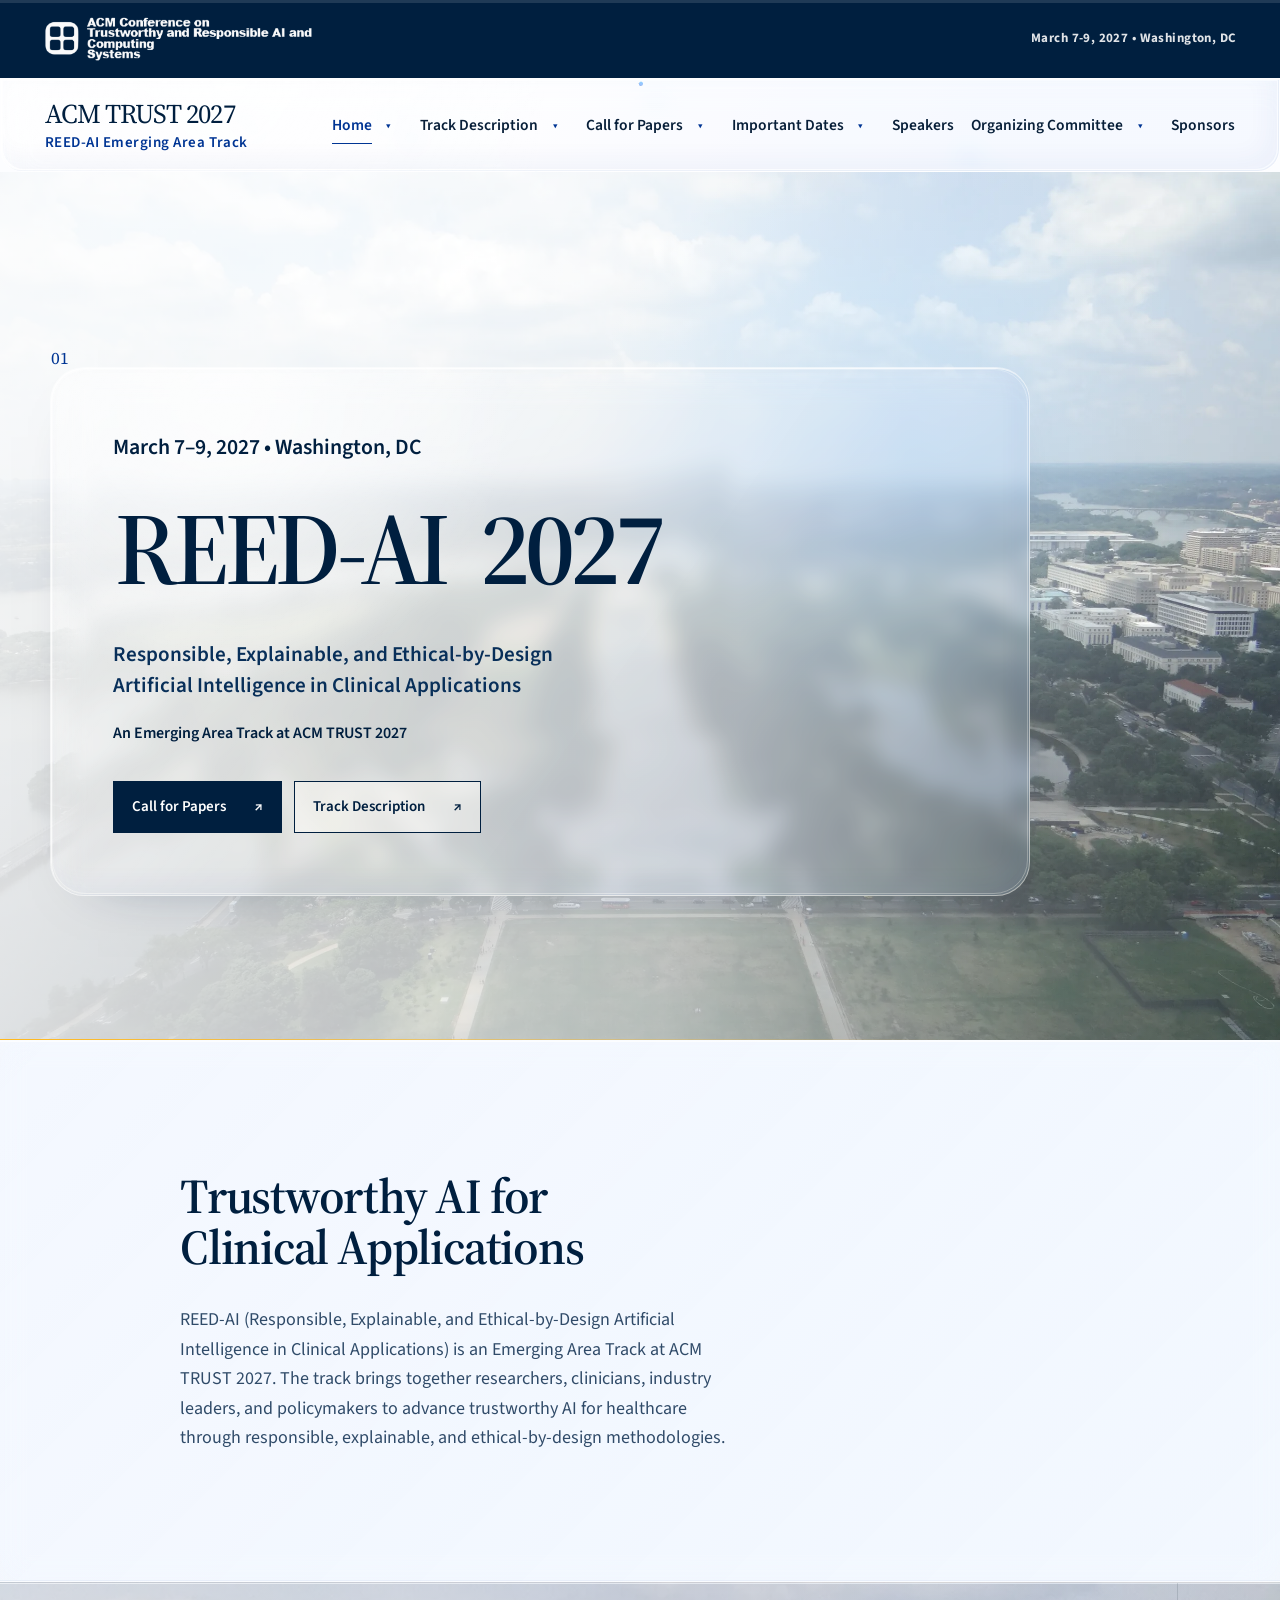
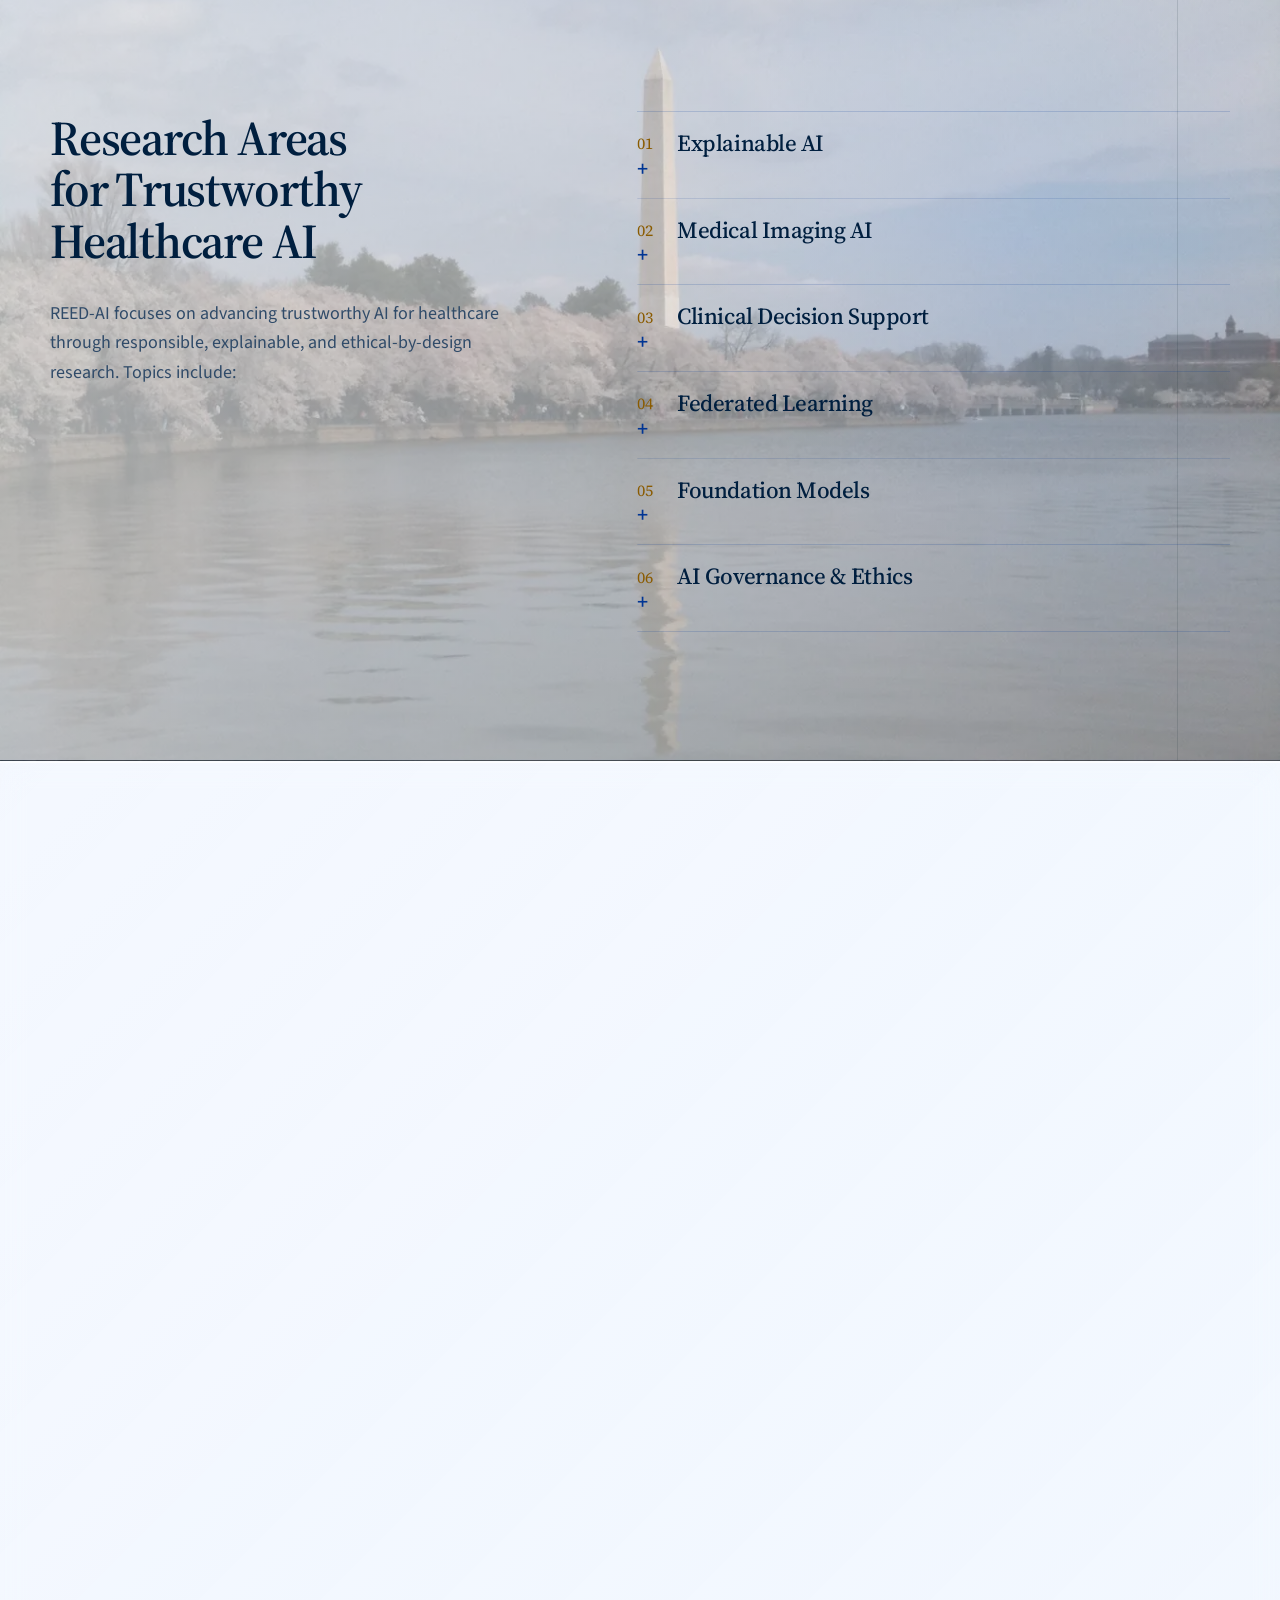
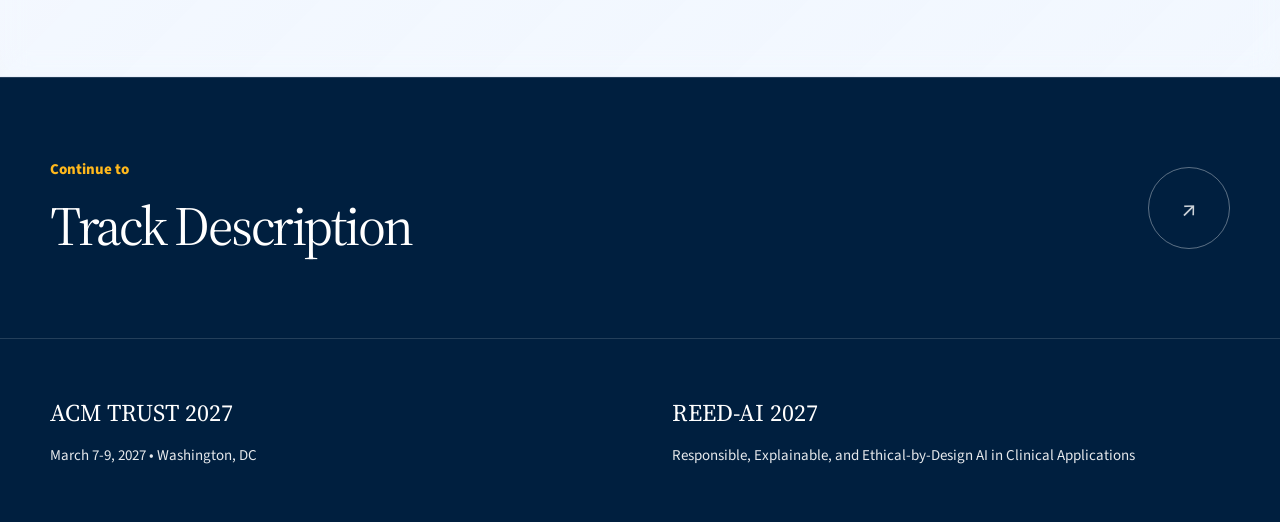
<file: index.html>
<!DOCTYPE html>
<html lang="en">
<head>
  <meta charset="utf-8">
  <meta name="viewport" content="width=device-width, initial-scale=1">
  <meta name="description" content="ACM TRUST 2027 REED-AI Emerging Area Track on responsible, explainable, and ethical-by-design AI in clinical applications.">
  <title>ACM TRUST 2027</title>
  <link rel="preconnect" href="https://fonts.googleapis.com">
  <link rel="preconnect" href="https://fonts.gstatic.com" crossorigin>
  <link href="https://fonts.googleapis.com/css2?family=Source+Sans+3:wght@400;500;600;700&family=Source+Serif+4:opsz,wght@8..60,400;8..60,500;8..60,600;8..60,700&display=swap" rel="stylesheet">
  <link rel="stylesheet" href="static/css/index.css">
</head>
<body data-page="home">
  <a class="skip-link" href="#about">Skip to content</a>
  <div id="site-header"></div>

  <main class="site-main">
    <section class="page-masthead home-hero" id="home">
      <div class="content-wrap">
        <div class="masthead-panel">
          <p class="eyebrow">March 7&ndash;9, 2027 &bull; Washington, DC</p>
          <h1>REED-AI 2027</h1>
          <p class="subtitle">Responsible, Explainable, and Ethical-by-Design Artificial Intelligence in Clinical Applications</p>
          <p class="hero-context">An Emerging Area Track at ACM TRUST 2027</p>
          <div class="hero-actions" aria-label="Primary links">
            <a class="button primary" href="call-for-papers.html">Call for Papers</a>
            <a class="button secondary" href="track-description.html">Track Description</a>
          </div>
        </div>
      </div>
    </section>

    <section class="content-section" id="about">
      <div class="content-wrap home-copy">
        <p class="eyebrow">About REED-AI</p>
        <h2 class="section-heading">Trustworthy AI for Clinical Applications</h2>
        <p class="section-lead">REED-AI (Responsible, Explainable, and Ethical-by-Design Artificial Intelligence in Clinical Applications) is an Emerging Area Track at ACM TRUST 2027. The track brings together researchers, clinicians, industry leaders, and policymakers to advance trustworthy AI for healthcare through responsible, explainable, and ethical-by-design methodologies.</p>
      </div>
    </section>

    <section class="content-section image-band" id="conference-focus">
      <div class="content-wrap home-focus">
        <div class="focus-copy">
          <p class="eyebrow">Conference Focus</p>
          <h2 class="section-heading">Research Areas for Trustworthy Healthcare AI</h2>
          <p class="section-lead">REED-AI focuses on advancing trustworthy AI for healthcare through responsible, explainable, and ethical-by-design research. Topics include:</p>
        </div>
        <div class="focus-list" aria-label="Conference focus topics">
          <article class="focus-item" tabindex="0"><h3>Explainable AI</h3><div class="focus-description"><p>Transparent and interpretable AI methods, including uncertainty quantification, confidence-aware predictions, and trustworthy explanations for clinical applications.</p></div></article>
          <article class="focus-item" tabindex="0"><h3>Medical Imaging AI</h3><div class="focus-description"><p>Reliable and explainable AI for medical imaging, computer-assisted diagnosis, and multimodal image-based clinical applications.</p></div></article>
          <article class="focus-item" tabindex="0"><h3>Clinical Decision Support</h3><div class="focus-description"><p>Trustworthy AI systems that support clinical decision-making, human-AI collaboration, precision medicine, and personalized patient care.</p></div></article>
          <article class="focus-item" tabindex="0"><h3>Federated Learning</h3><div class="focus-description"><p>Privacy-preserving and federated learning approaches that enable secure, robust, and generalizable clinical AI across institutions and populations.</p></div></article>
          <article class="focus-item" tabindex="0"><h3>Foundation Models</h3><div class="focus-description"><p>Responsible foundation and generative AI models, including vision-language models, multimodal AI, clinical NLP, and large language models for healthcare.</p></div></article>
          <article class="focus-item" tabindex="0"><h3>AI Governance &amp; Ethics</h3><div class="focus-description"><p>Ethical-by-design AI addressing fairness, bias, transparency, accountability, regulation, compliance, and post-deployment monitoring in clinical environments.</p></div></article>
        </div>
      </div>
    </section>

    <section class="content-section" id="key-dates">
      <div class="content-wrap home-copy">
        <p class="eyebrow">Key Dates</p>
        <h2 class="section-heading">Submission and Conference Timeline</h2>
        <div class="date-table-wrap">
          <table class="date-table">
            <thead>
              <tr><th>Date</th><th>Event</th></tr>
            </thead>
            <tbody>
              <tr><td>Oct 24, 2026</td><td>Abstract Registration</td></tr>
              <tr><td>Oct 31, 2026</td><td>Paper Submission</td></tr>
              <tr><td>Dec 31, 2026</td><td>Acceptance Notification</td></tr>
              <tr><td>Feb 28, 2027</td><td>Camera-Ready Deadline</td></tr>
              <tr><td>Mar 7&ndash;9, 2027</td><td>Conference</td></tr>
            </tbody>
          </table>
        </div>
        <a class="official-link home-more-link" href="important-dates.html">View all important dates &rarr;</a>
      </div>
    </section>
  </main>
  <div id="site-footer"></div>
  <script src="static/vendor/three.r134.min.js"></script>
  <script src="static/vendor/vanta.net.min.js"></script>
  <script src="static/vendor/rt-liquid-glass.js"></script>
  <script src="static/js/index.js"></script>
</body>
</html>
</file>
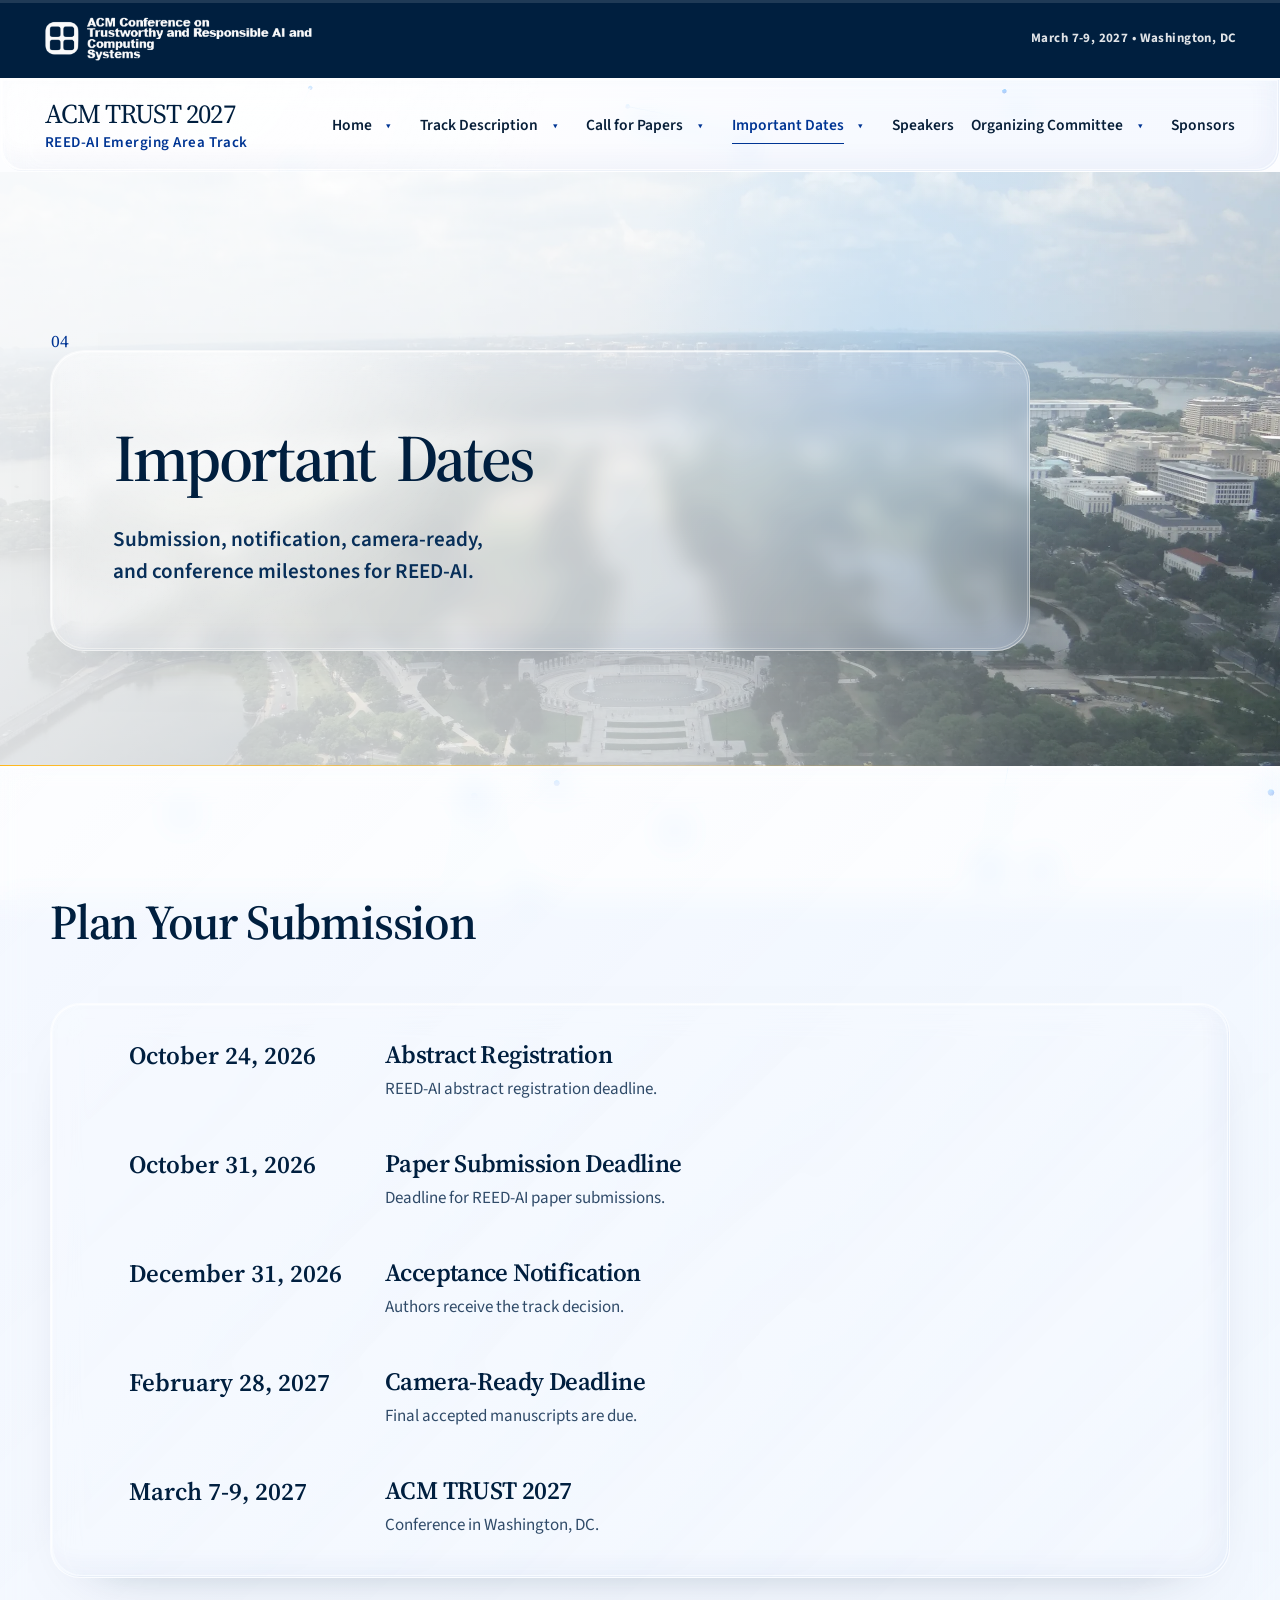
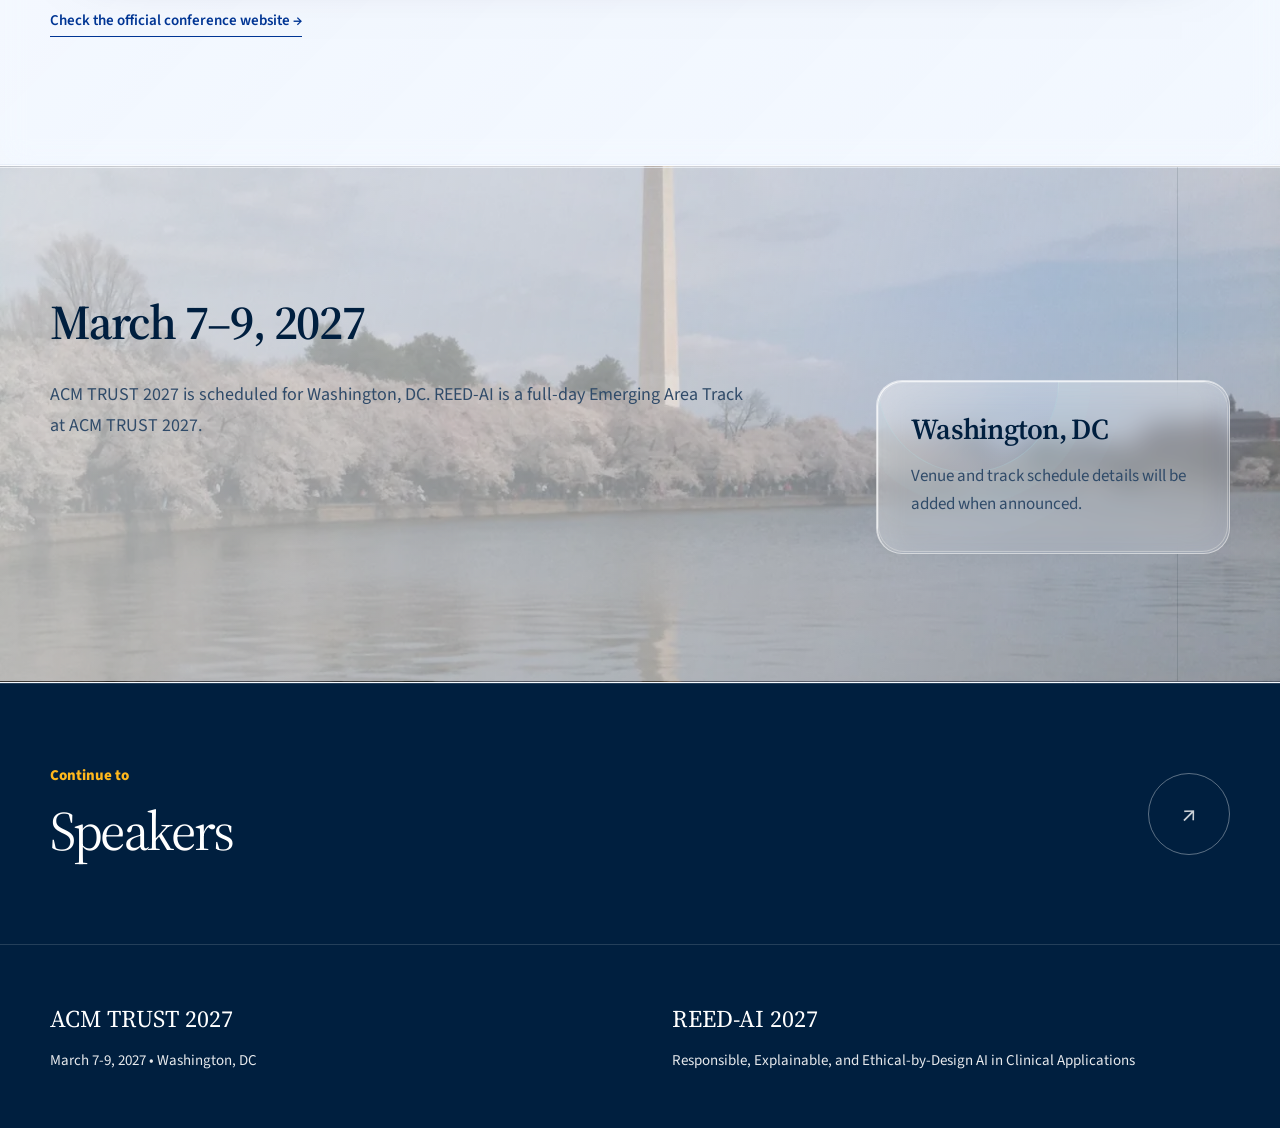
<file: important-dates.html>
<!DOCTYPE html>
<html lang="en">
<head>
  <meta charset="utf-8">
  <meta name="viewport" content="width=device-width, initial-scale=1">
  <meta name="description" content="Important dates for ACM TRUST 2027 REED-AI.">
  <title>Important Dates | ACM TRUST 2027</title>
  <link rel="preconnect" href="https://fonts.googleapis.com">
  <link rel="preconnect" href="https://fonts.gstatic.com" crossorigin>
  <link href="https://fonts.googleapis.com/css2?family=Source+Sans+3:wght@400;500;600;700&amp;family=Source+Serif+4:opsz,wght@8..60,400;8..60,500;8..60,600;8..60,700&amp;display=swap" rel="stylesheet">
  <link rel="stylesheet" href="static/css/index.css">
</head>
<body data-page="dates">
  <a class="skip-link" href="#timeline">Skip to content</a>
  <div id="site-header"></div>
  <main class="site-main">
    <section class="page-masthead">
      <div class="content-wrap"><div class="masthead-panel"><p class="eyebrow">ACM TRUST 2027</p><h1>Important Dates</h1><p class="subtitle">Submission, notification, camera-ready, and conference milestones for REED-AI.</p></div></div>
    </section>
    <section class="content-section" id="timeline">
      <div class="content-wrap glass-panel"><p class="eyebrow">Submission Timeline</p><h2 class="section-heading">Plan Your Submission</h2><div class="timeline" id="date-timeline"></div><a class="official-link" href="https://eigtrust.acm.org/trust2027/" target="_blank" rel="noopener">Check the official conference website &rarr;</a></div>
    </section>
    <section class="content-section image-band" id="conference">
      <div class="content-wrap glass-panel"><p class="eyebrow">Conference Dates</p><h2 class="section-heading">March 7&ndash;9, 2027</h2><div class="feature-split"><div class="prose"><p>ACM TRUST 2027 is scheduled for Washington, DC. REED-AI is a full-day Emerging Area Track at ACM TRUST 2027.</p></div><aside class="side-card"><h3>Washington, DC</h3><p>Venue and track schedule details will be added when announced.</p></aside></div></div>
    </section>
  </main>
  <div id="site-footer"></div>
  <script src="static/vendor/three.r134.min.js"></script>
  <script src="static/vendor/vanta.net.min.js"></script>
  <script src="static/vendor/rt-liquid-glass.js"></script>
  <script src="static/js/index.js"></script>
</body>
</html>
</file>
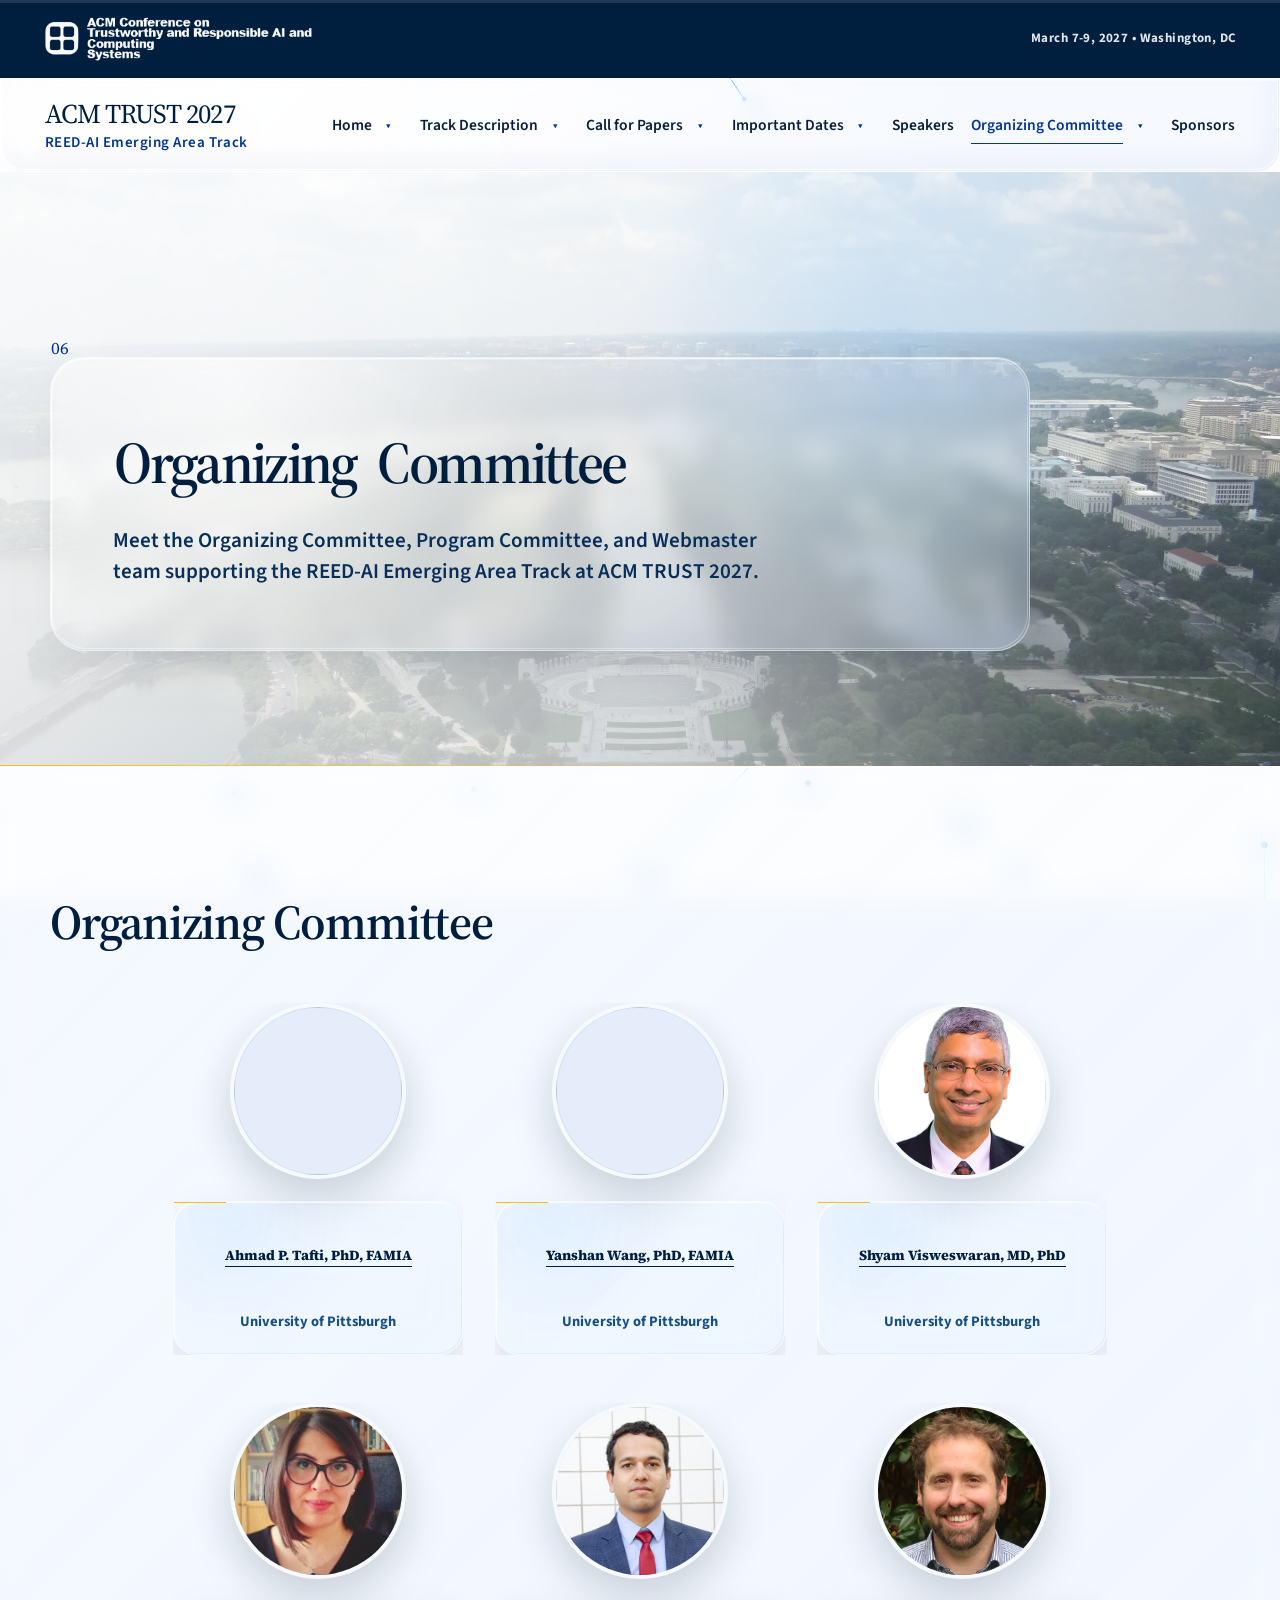
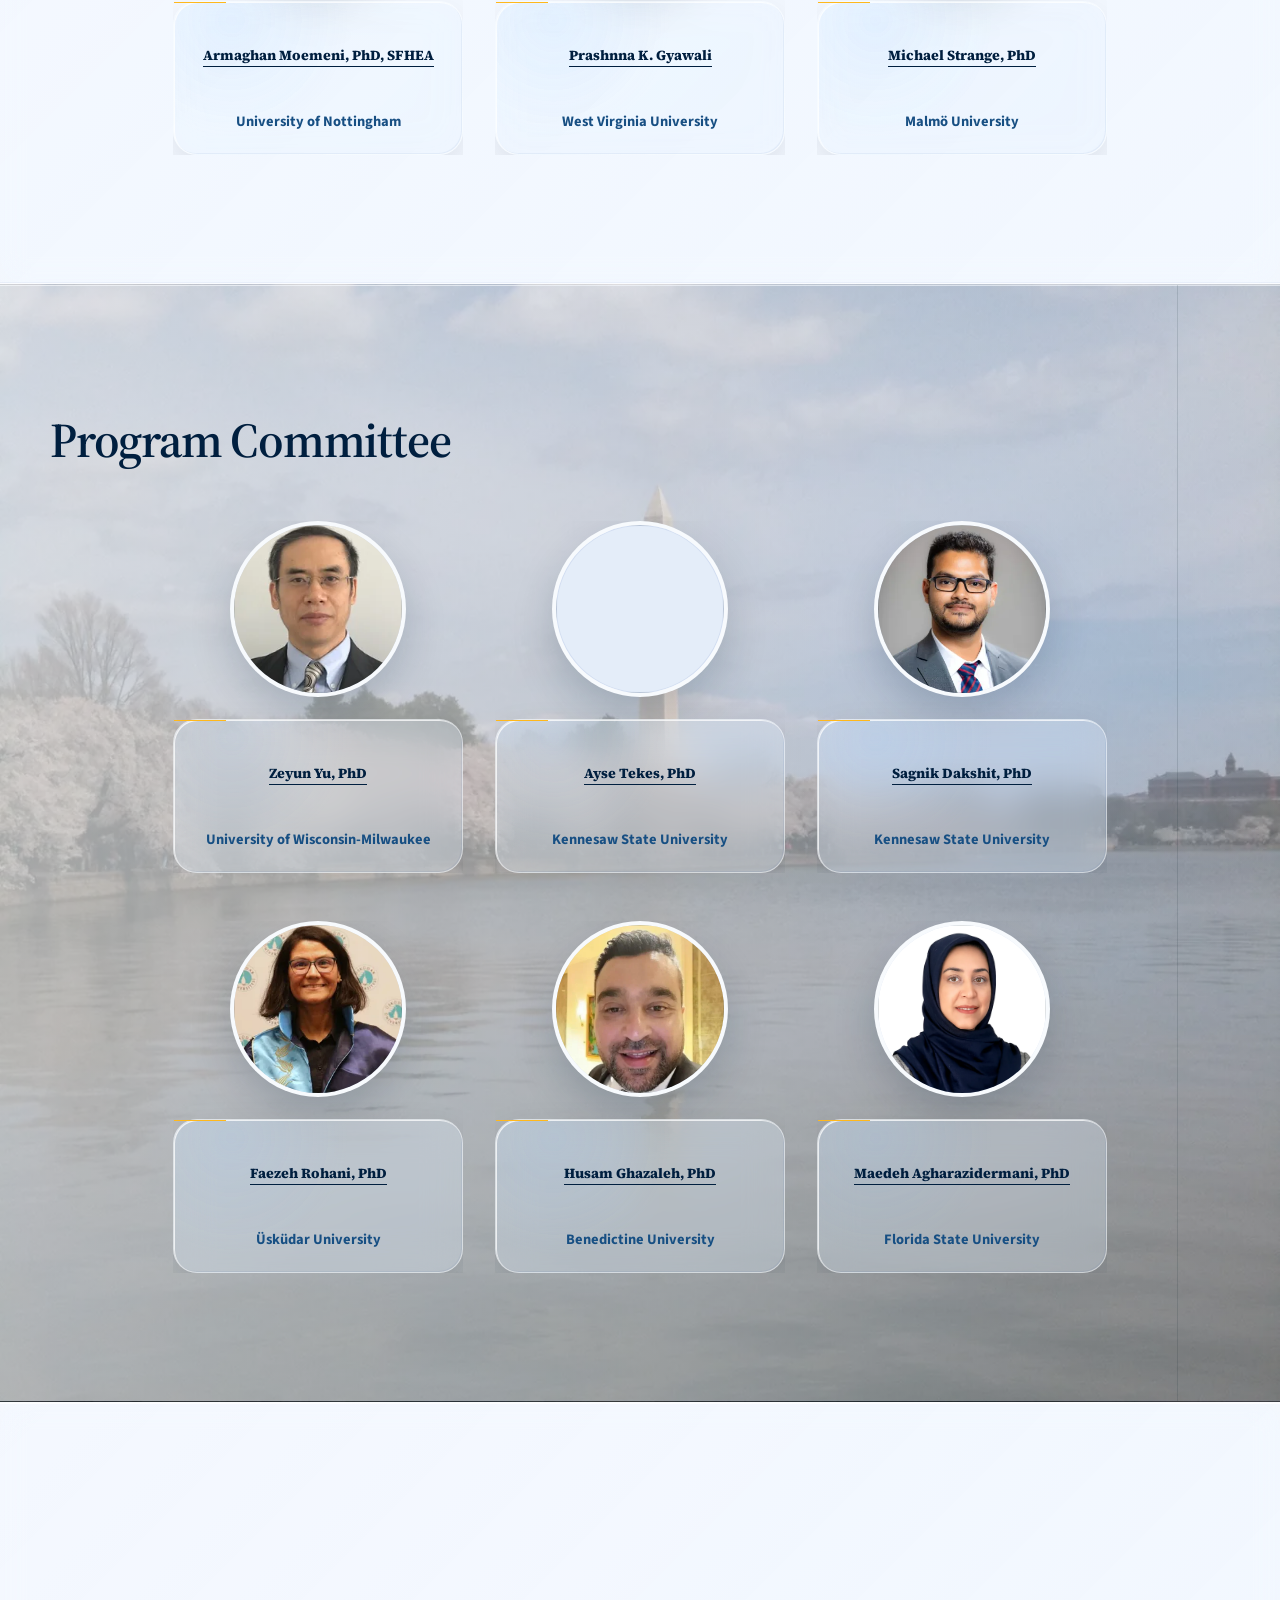
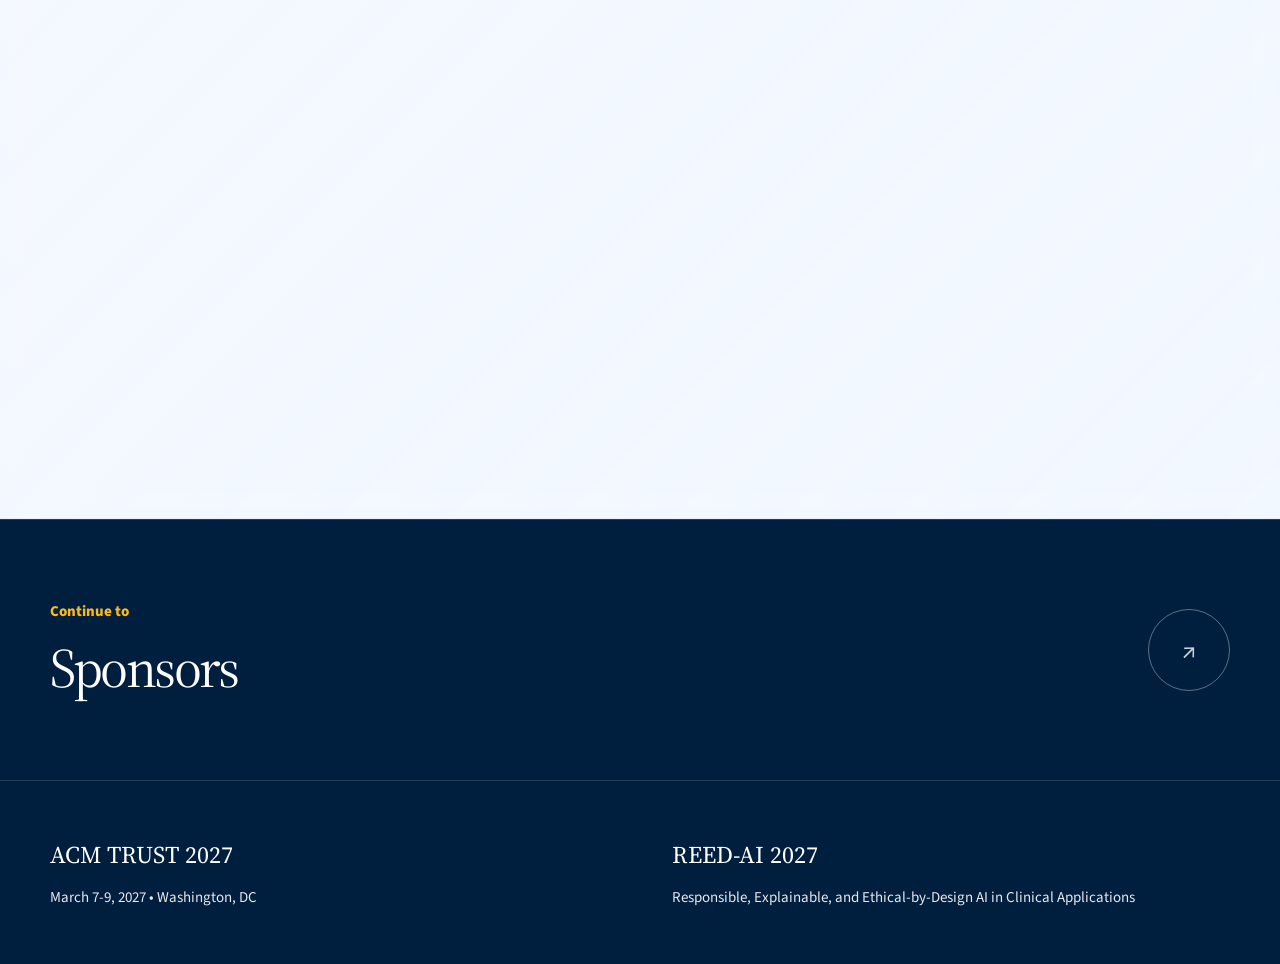
<file: organizing-committee.html>
<!DOCTYPE html>
<html lang="en">
<head>
  <meta charset="utf-8">
  <meta name="viewport" content="width=device-width, initial-scale=1">
  <meta name="description" content="Organizing Committee, Program Committee, and Webmaster team for the ACM TRUST 2027 REED-AI Emerging Area Track.">
  <title>Organizing Committee | ACM TRUST 2027</title>
  <link rel="preconnect" href="https://fonts.googleapis.com">
  <link rel="preconnect" href="https://fonts.gstatic.com" crossorigin>
  <link href="https://fonts.googleapis.com/css2?family=Source+Sans+3:wght@400;500;600;700&amp;family=Source+Serif+4:opsz,wght@8..60,400;8..60,500;8..60,600;8..60,700&amp;display=swap" rel="stylesheet">
  <link rel="stylesheet" href="static/css/index.css">
</head>
<body data-page="committee">
  <a class="skip-link" href="#organizing-committee">Skip to content</a>
  <div id="site-header"></div>

  <main class="site-main">
    <section class="page-masthead">
      <div class="content-wrap">
        <div class="masthead-panel">
          <h1 class="single-line-title">Organizing Committee</h1>
          <p class="subtitle organizing-intro">Meet the Organizing Committee, Program Committee, and Webmaster team supporting the REED-AI Emerging Area Track at ACM TRUST 2027.</p>
        </div>
      </div>
    </section>

    <section class="content-section" id="organizing-committee">
      <div class="content-wrap glass-panel">
        <h2 class="section-heading">Organizing Committee</h2>
        <div class="people-grid organizer-grid" id="event-organizer-grid"></div>
      </div>
    </section>

    <section class="content-section image-band" id="program-committee">
      <div class="content-wrap glass-panel">
        <h2 class="section-heading">Program Committee</h2>
        <div class="people-grid program-committee-grid" id="program-committee-grid"></div>
      </div>
    </section>

    <section class="content-section" id="webmaster">
      <div class="content-wrap glass-panel">
        <h2 class="section-heading">Webmaster</h2>
        <div class="people-grid webmaster-grid" id="webmaster-grid"></div>
      </div>
    </section>
  </main>
  <div id="site-footer"></div>
  <script src="static/vendor/three.r134.min.js"></script>
  <script src="static/vendor/vanta.net.min.js"></script>
  <script src="static/vendor/rt-liquid-glass.js"></script>
  <script src="static/js/index.js"></script>
</body>
</html>
</file>
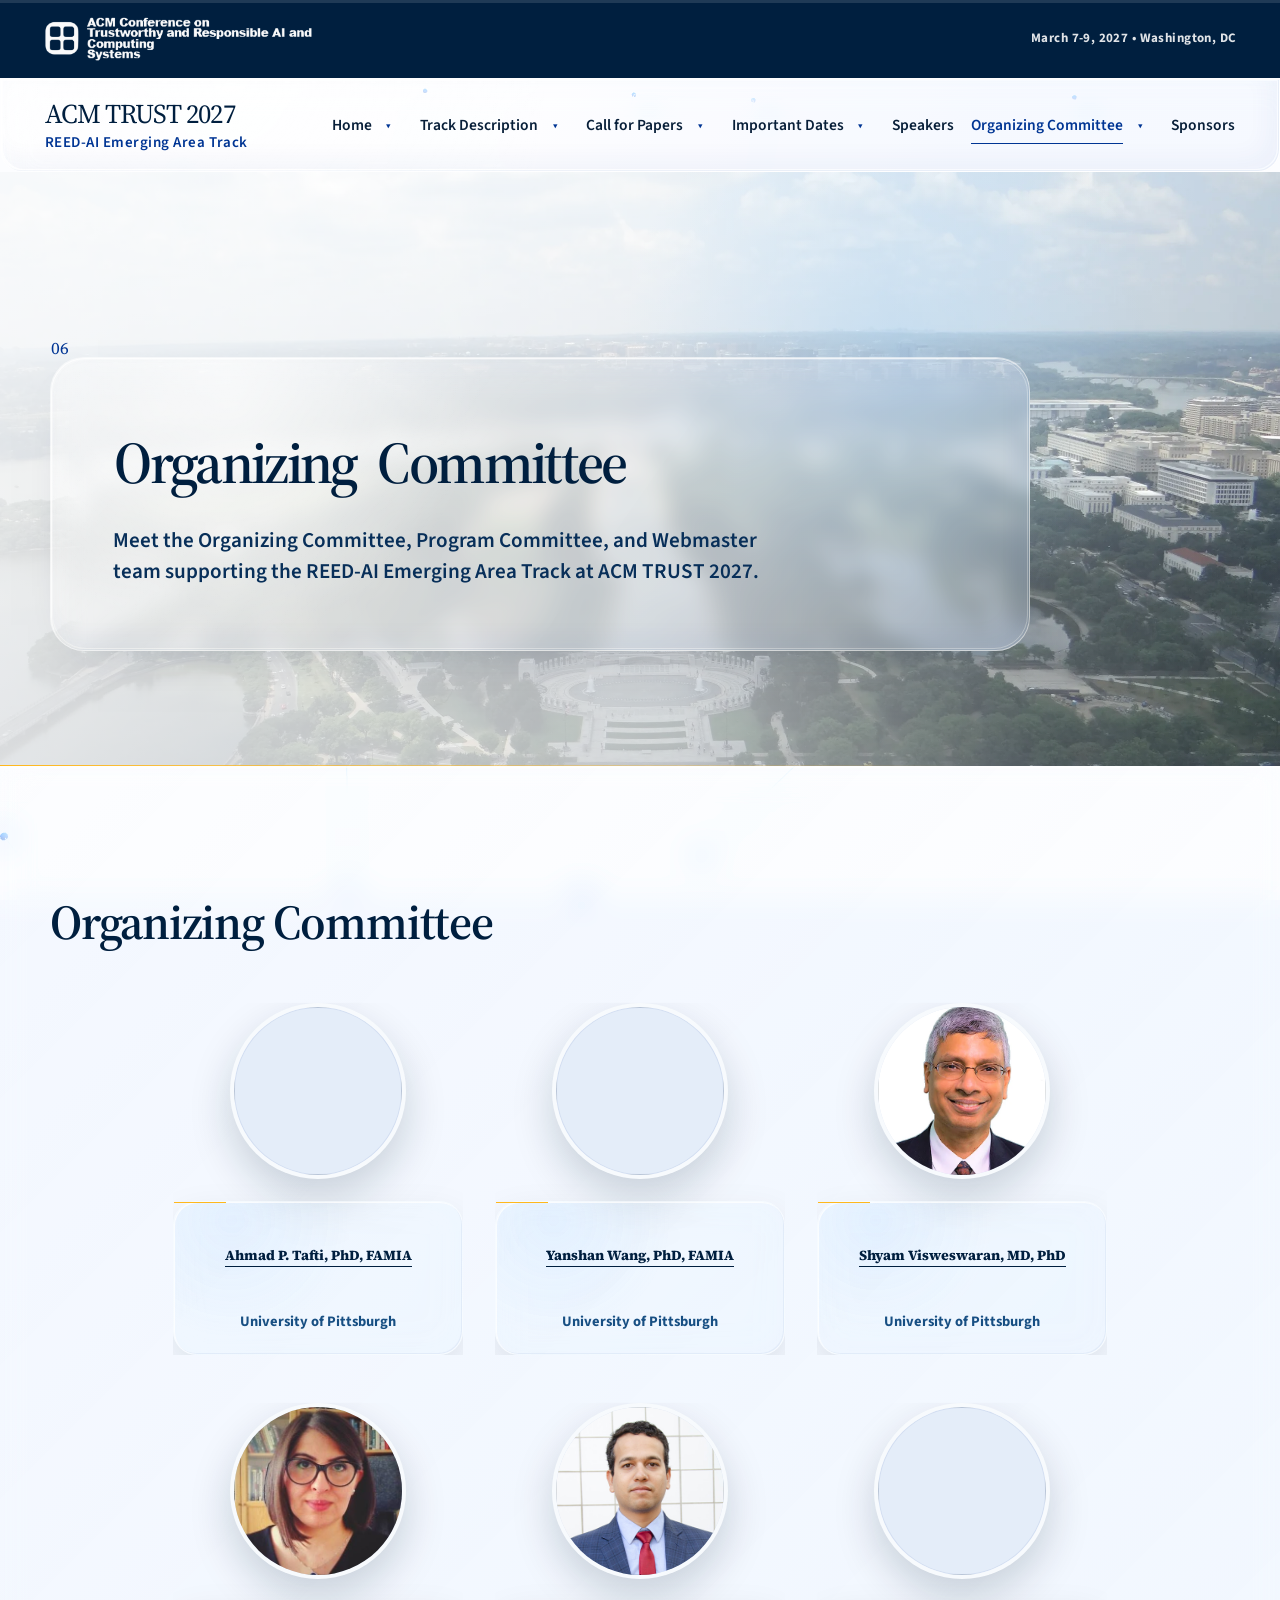
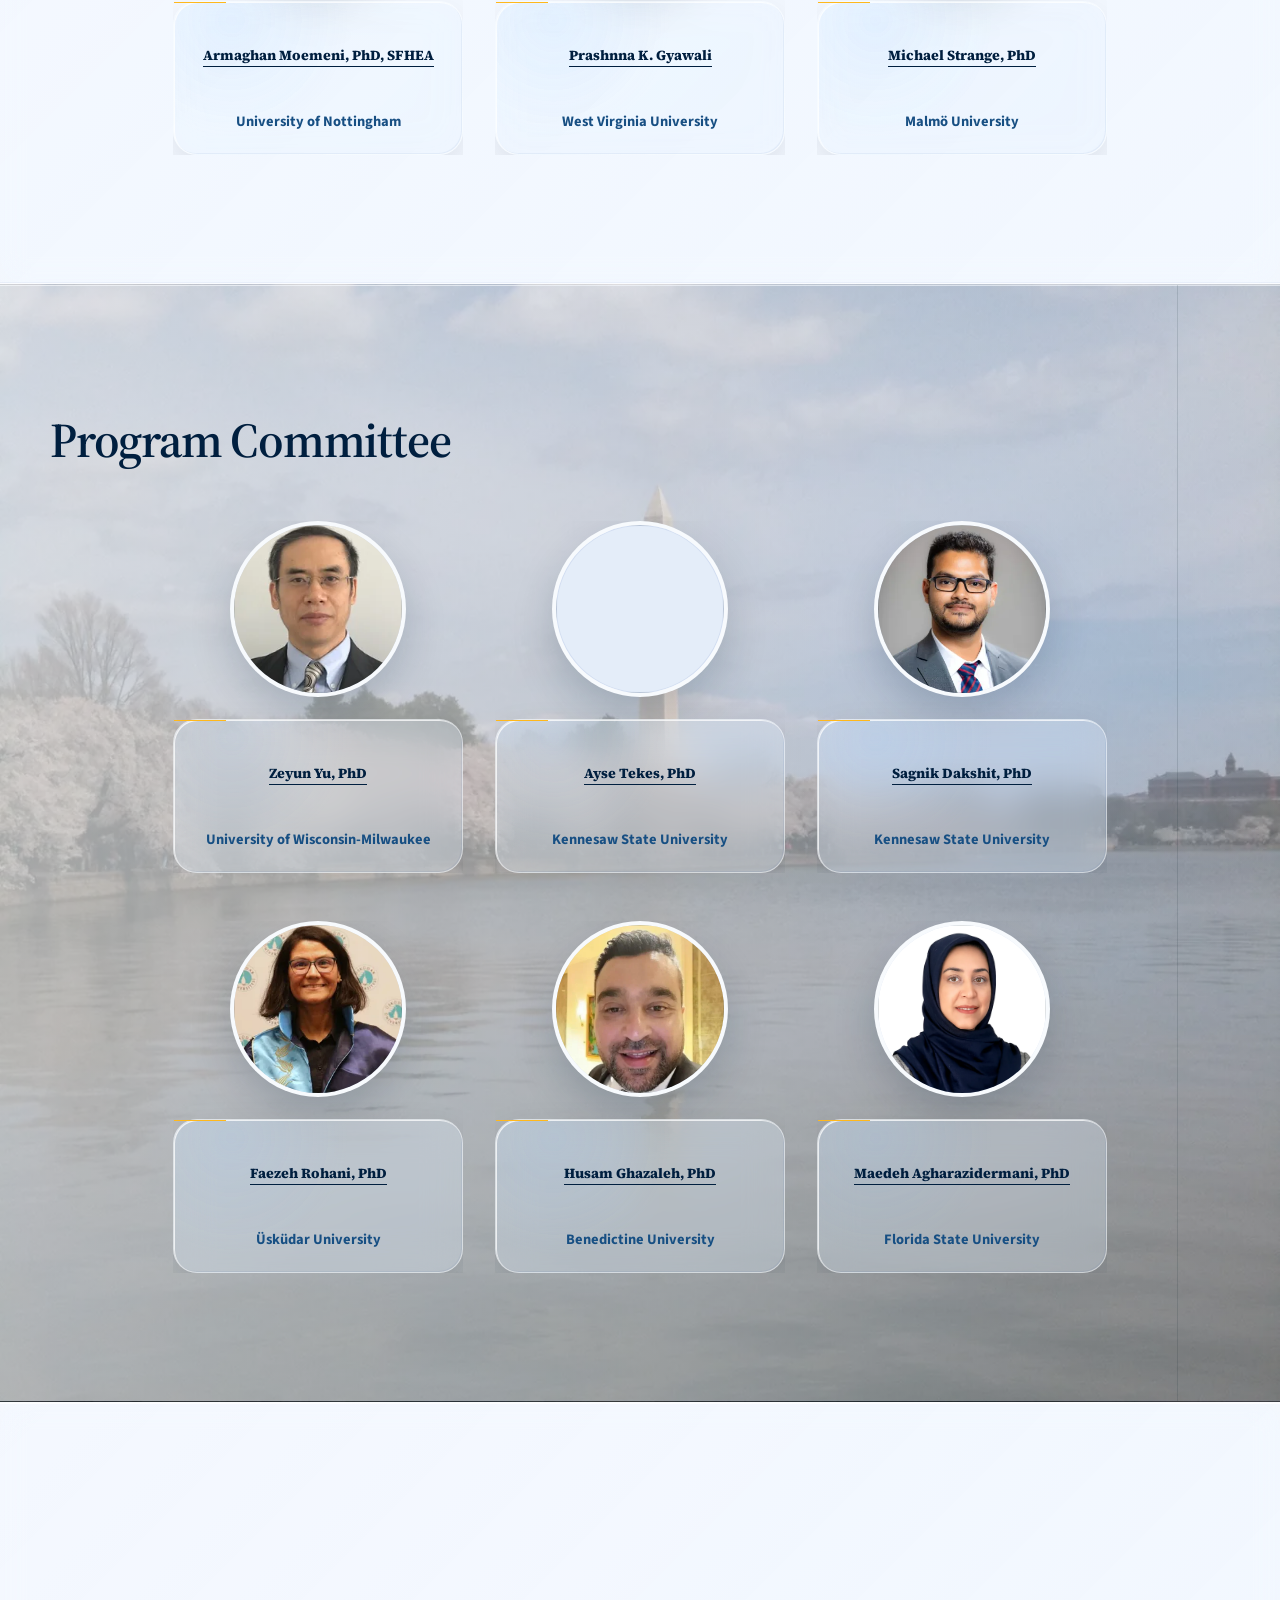
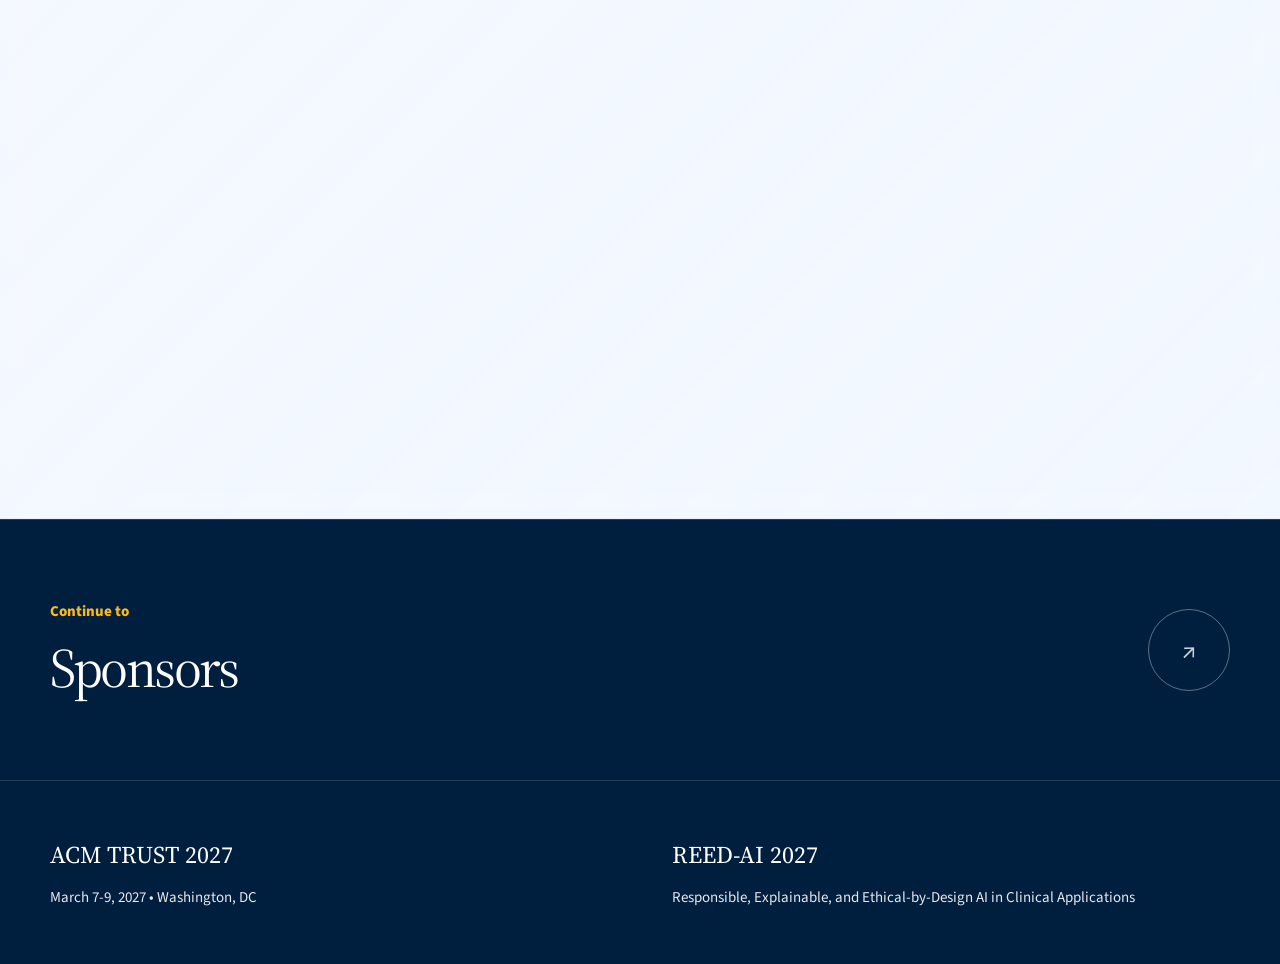
<file: people.html>
<!DOCTYPE html>
<html lang="en">
<head>
  <meta charset="utf-8">
  <meta name="viewport" content="width=device-width, initial-scale=1">
  <meta http-equiv="refresh" content="0; url=organizing-committee.html">
  <link rel="canonical" href="organizing-committee.html">
  <title>People | ACM TRUST 2027</title>
  <script>window.location.replace("organizing-committee.html");</script>
</head>
<body>
  <p>The People page has moved to <a href="organizing-committee.html">Organizing Committee</a> and <a href="speakers.html">Speakers</a>.</p>
</body>
</html>
</file>
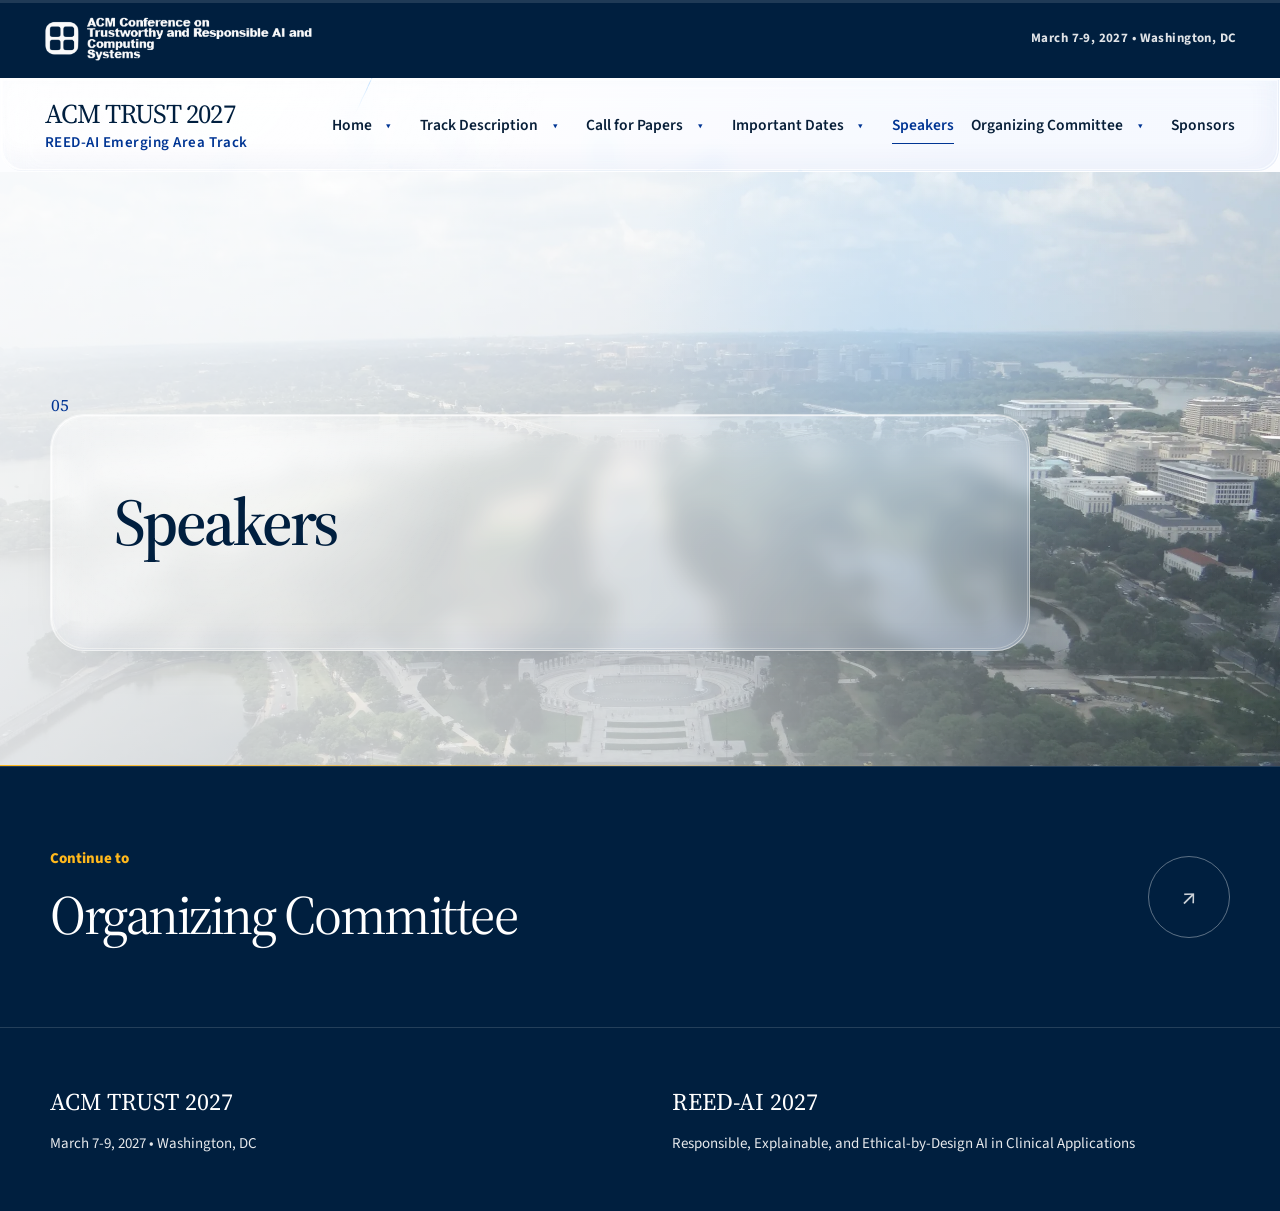
<file: speakers.html>
<!DOCTYPE html>
<html lang="en">
<head>
  <meta charset="utf-8">
  <meta name="viewport" content="width=device-width, initial-scale=1">
  <meta name="description" content="Speaker information for the ACM TRUST 2027 REED-AI Emerging Area Track.">
  <title>Speakers | ACM TRUST 2027</title>
  <link rel="preconnect" href="https://fonts.googleapis.com">
  <link rel="preconnect" href="https://fonts.gstatic.com" crossorigin>
  <link href="https://fonts.googleapis.com/css2?family=Source+Sans+3:wght@400;500;600;700&amp;family=Source+Serif+4:opsz,wght@8..60,400;8..60,500;8..60,600;8..60,700&amp;display=swap" rel="stylesheet">
  <link rel="stylesheet" href="static/css/index.css">
</head>
<body data-page="speakers">
  <a class="skip-link" href="#speakers-page">Skip to content</a>
  <div id="site-header"></div>

  <main class="site-main" id="speakers-page">
    <section class="page-masthead">
      <div class="content-wrap">
        <div class="masthead-panel">
          <h1>Speakers</h1>
        </div>
      </div>
    </section>

  </main>
  <div id="site-footer"></div>
  <script src="static/vendor/three.r134.min.js"></script>
  <script src="static/vendor/vanta.net.min.js"></script>
  <script src="static/vendor/rt-liquid-glass.js"></script>
  <script src="static/js/index.js"></script>
</body>
</html>
</file>
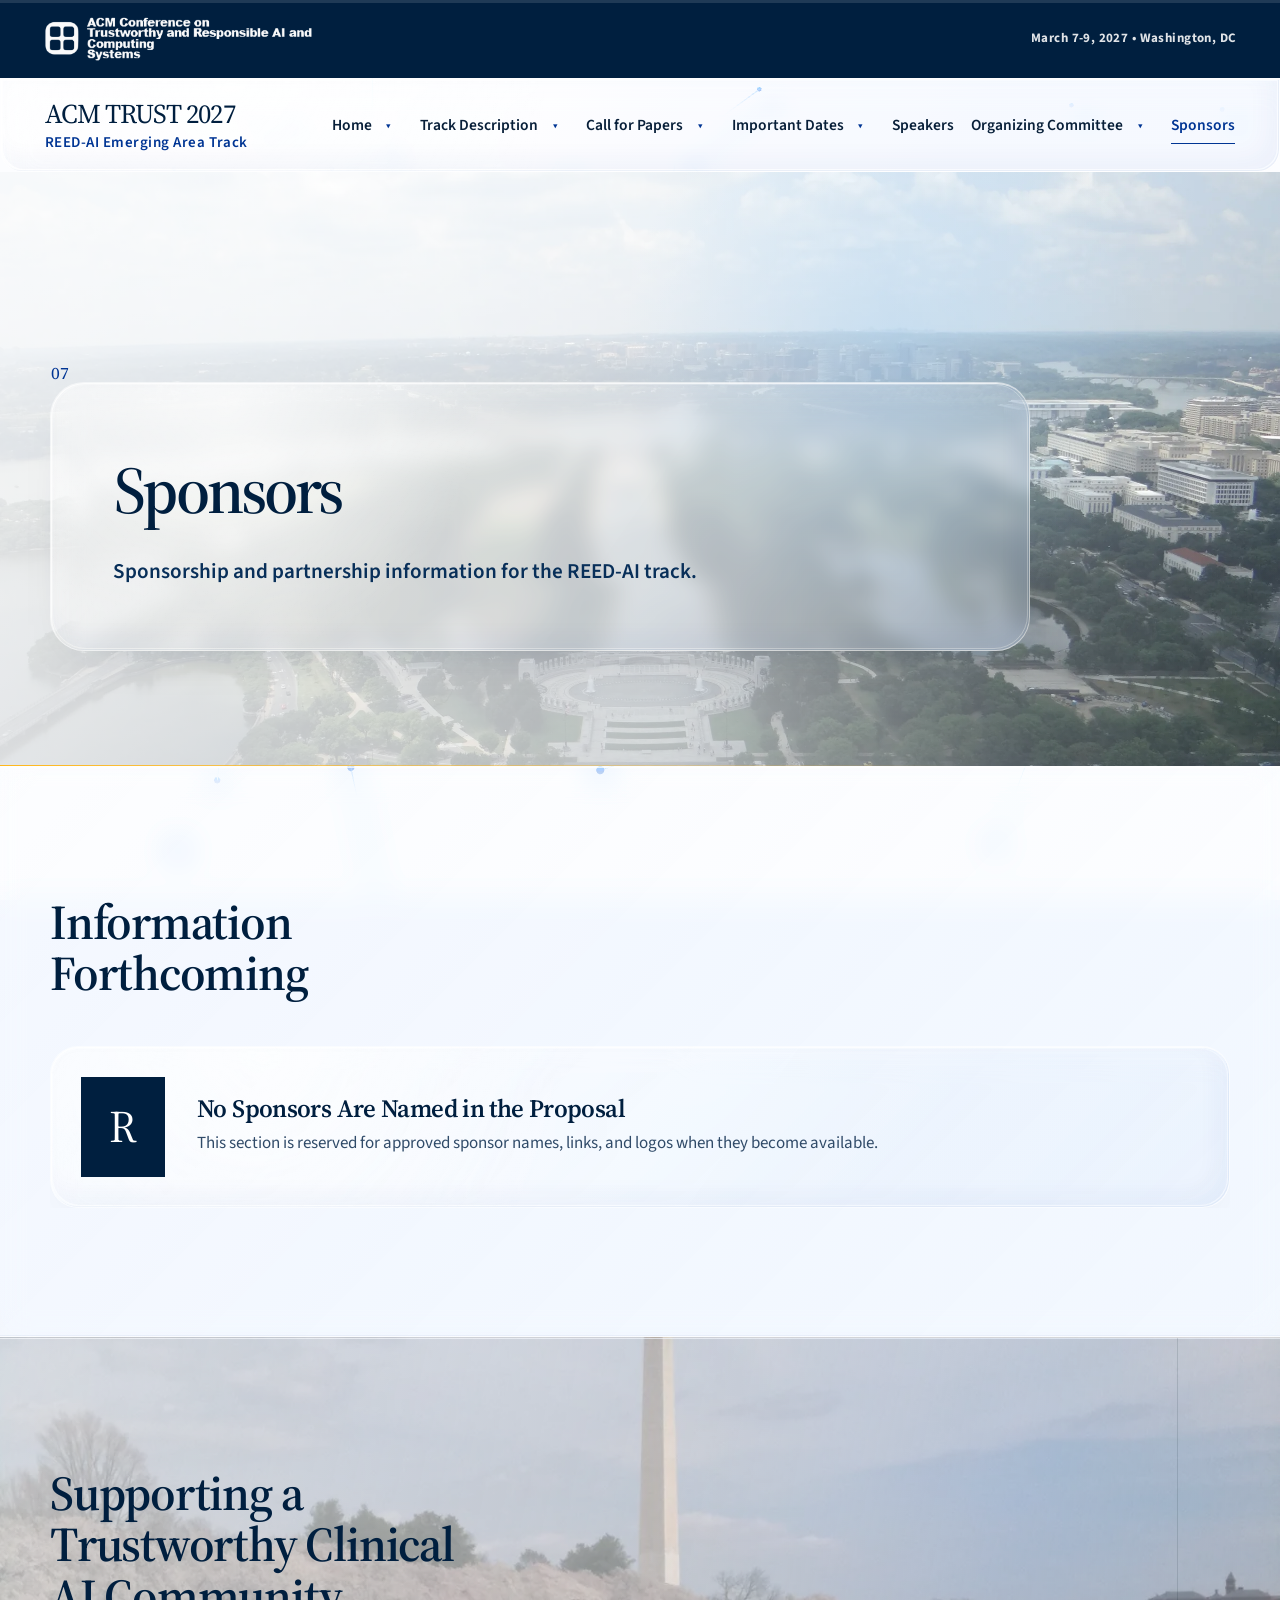
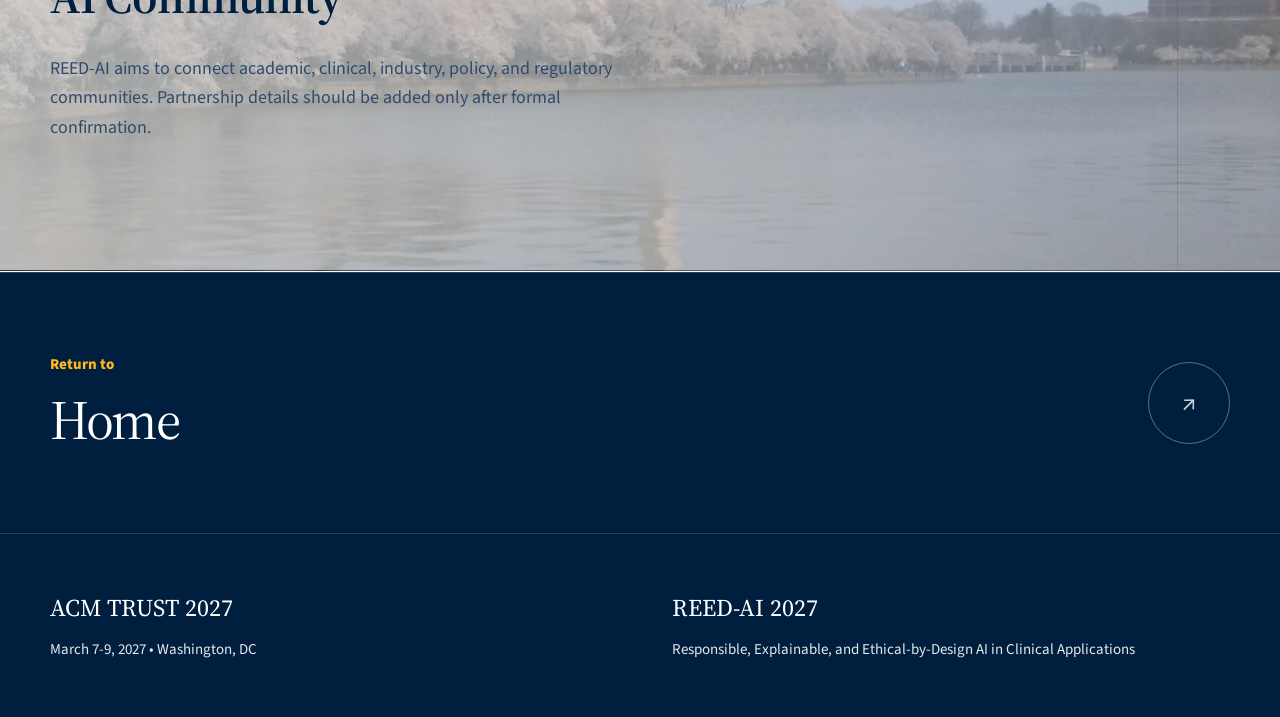
<file: sponsors.html>
<!DOCTYPE html>
<html lang="en">
<head>
  <meta charset="utf-8"><meta name="viewport" content="width=device-width, initial-scale=1">
  <meta name="description" content="Sponsor information for ACM TRUST 2027 REED-AI.">
  <title>Sponsors | ACM TRUST 2027</title>
  <link rel="preconnect" href="https://fonts.googleapis.com"><link rel="preconnect" href="https://fonts.gstatic.com" crossorigin>
  <link href="https://fonts.googleapis.com/css2?family=Source+Sans+3:wght@400;500;600;700&family=Source+Serif+4:opsz,wght@8..60,400;8..60,500;8..60,600;8..60,700&display=swap" rel="stylesheet">
  <link rel="stylesheet" href="static/css/index.css">
</head>
<body data-page="sponsors">
  <a class="skip-link" href="#sponsor-information">Skip to content</a><div id="site-header"></div>
  <main class="site-main">
    <section class="page-masthead"><div class="content-wrap"><div class="masthead-panel"><p class="eyebrow">ACM TRUST 2027</p><h1>Sponsors</h1><p class="subtitle">Sponsorship and partnership information for the REED-AI track.</p></div></div></section>
    <section class="content-section" id="sponsor-information"><div class="content-wrap glass-panel"><p class="eyebrow">Sponsor Information</p><h2 class="section-heading">Information Forthcoming</h2><div class="sponsor-placeholder"><span class="mark">R</span><div><h3>No Sponsors Are Named in the Proposal</h3><p>This section is reserved for approved sponsor names, links, and logos when they become available.</p></div></div></div></section>
    <section class="content-section image-band" id="partnership"><div class="content-wrap glass-panel"><p class="eyebrow">Partnership</p><h2 class="section-heading">Supporting a Trustworthy Clinical AI Community</h2><p class="section-lead">REED-AI aims to connect academic, clinical, industry, policy, and regulatory communities. Partnership details should be added only after formal confirmation.</p></div></section>
  </main><div id="site-footer"></div><script src="static/vendor/three.r134.min.js"></script><script src="static/vendor/vanta.net.min.js"></script><script src="static/vendor/rt-liquid-glass.js"></script><script src="static/js/index.js"></script>
</body>
</html>
</file>
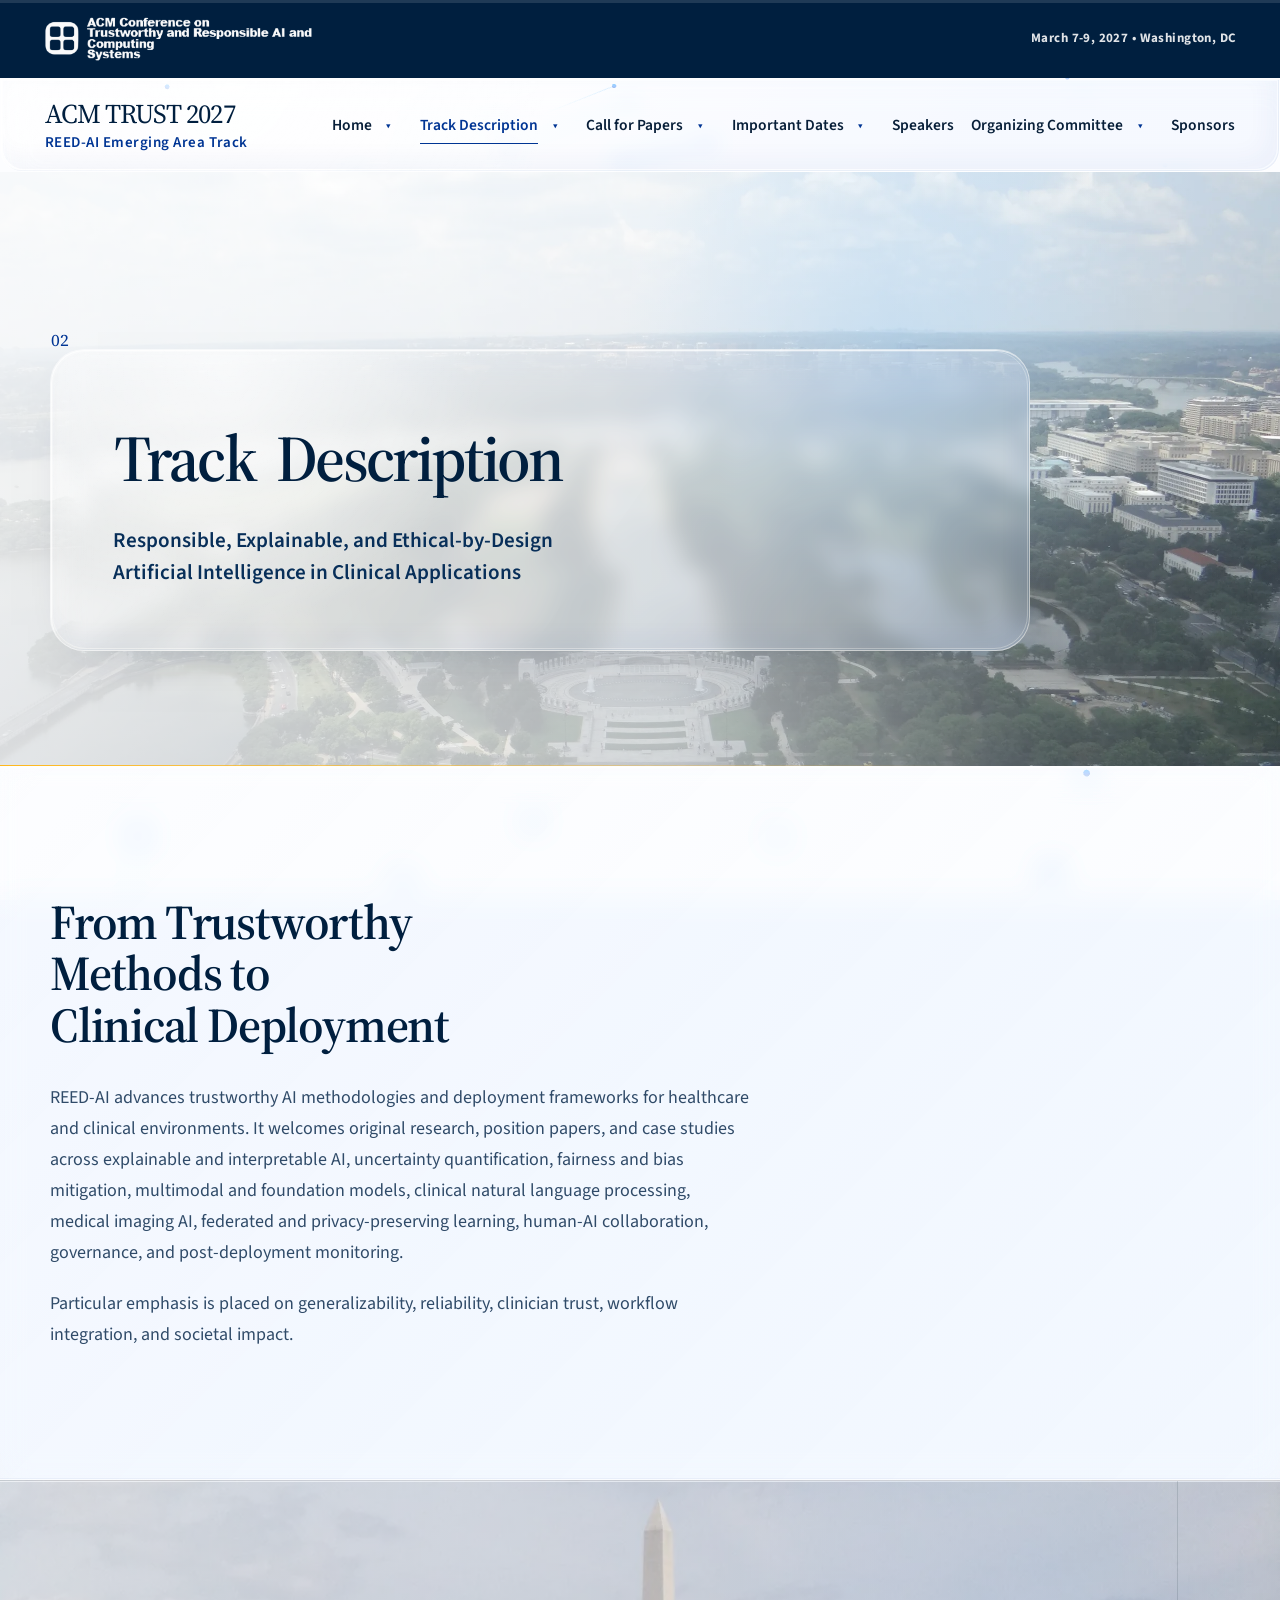
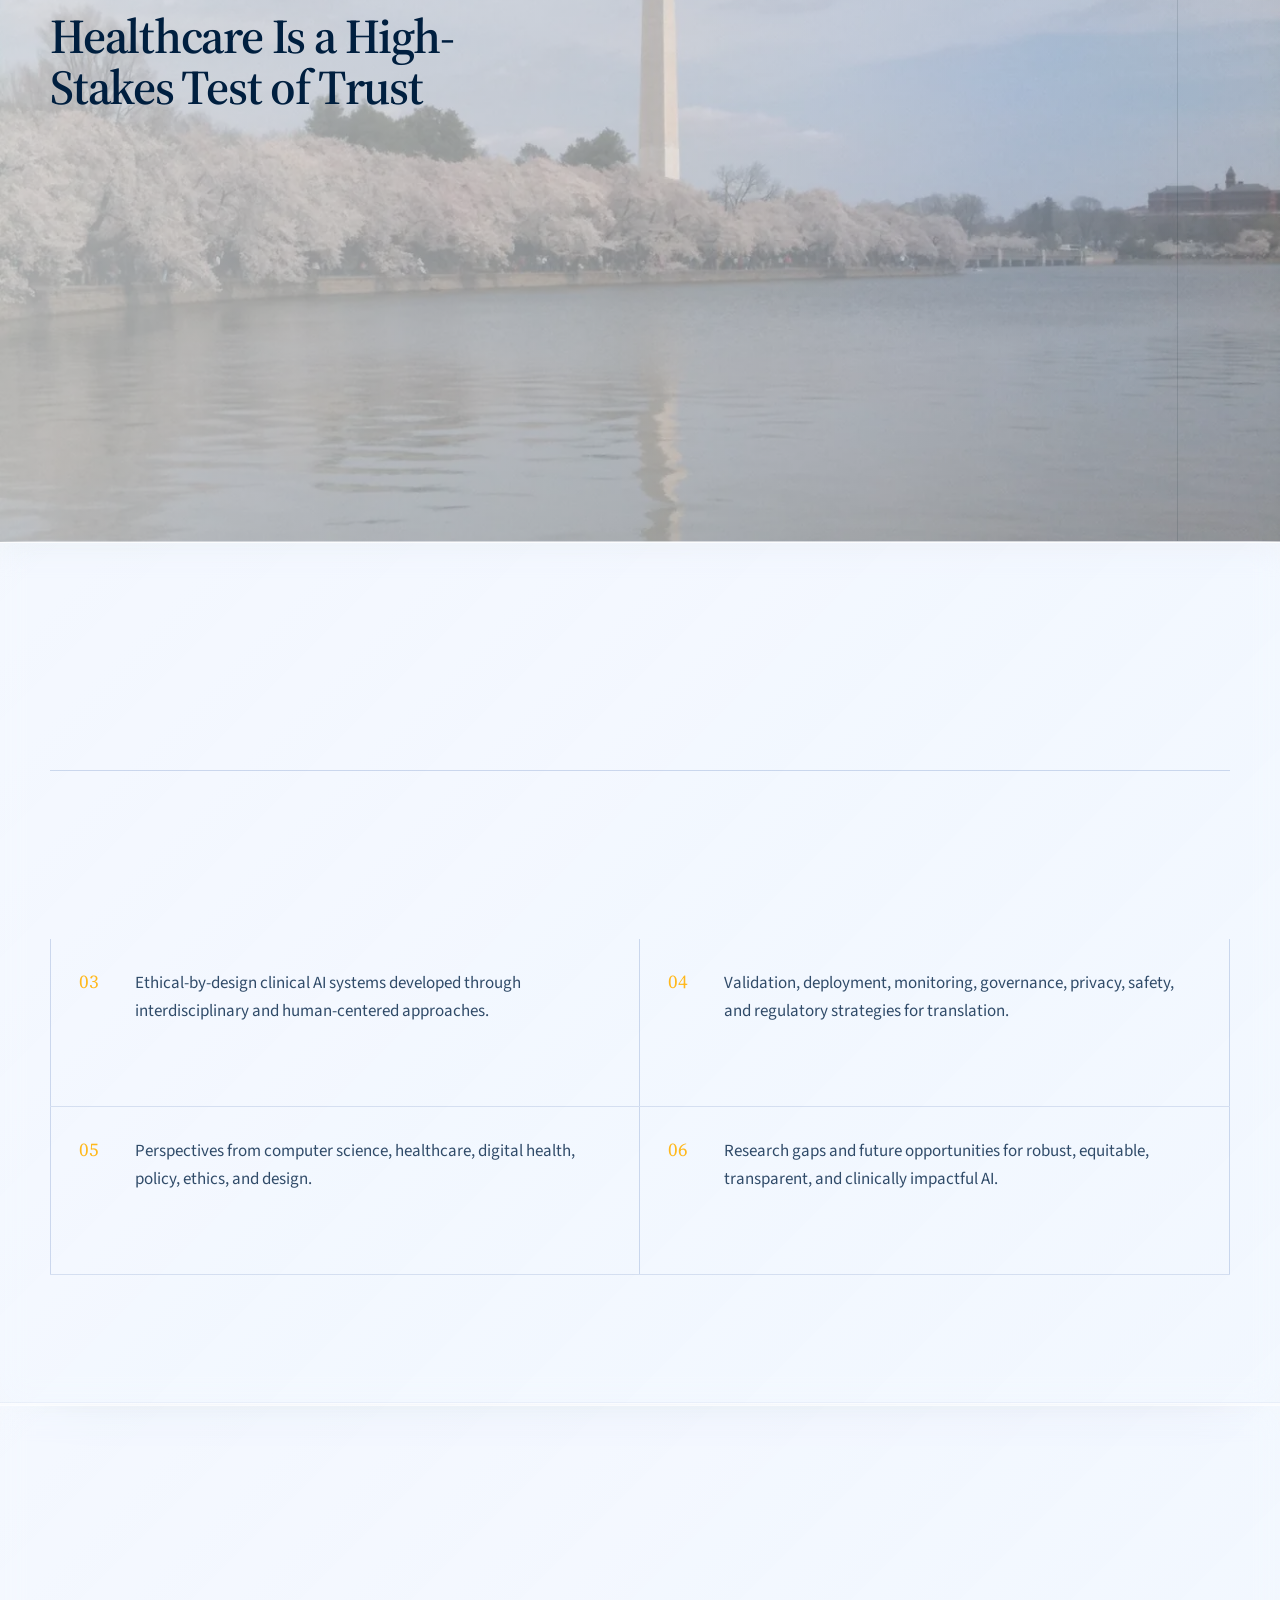
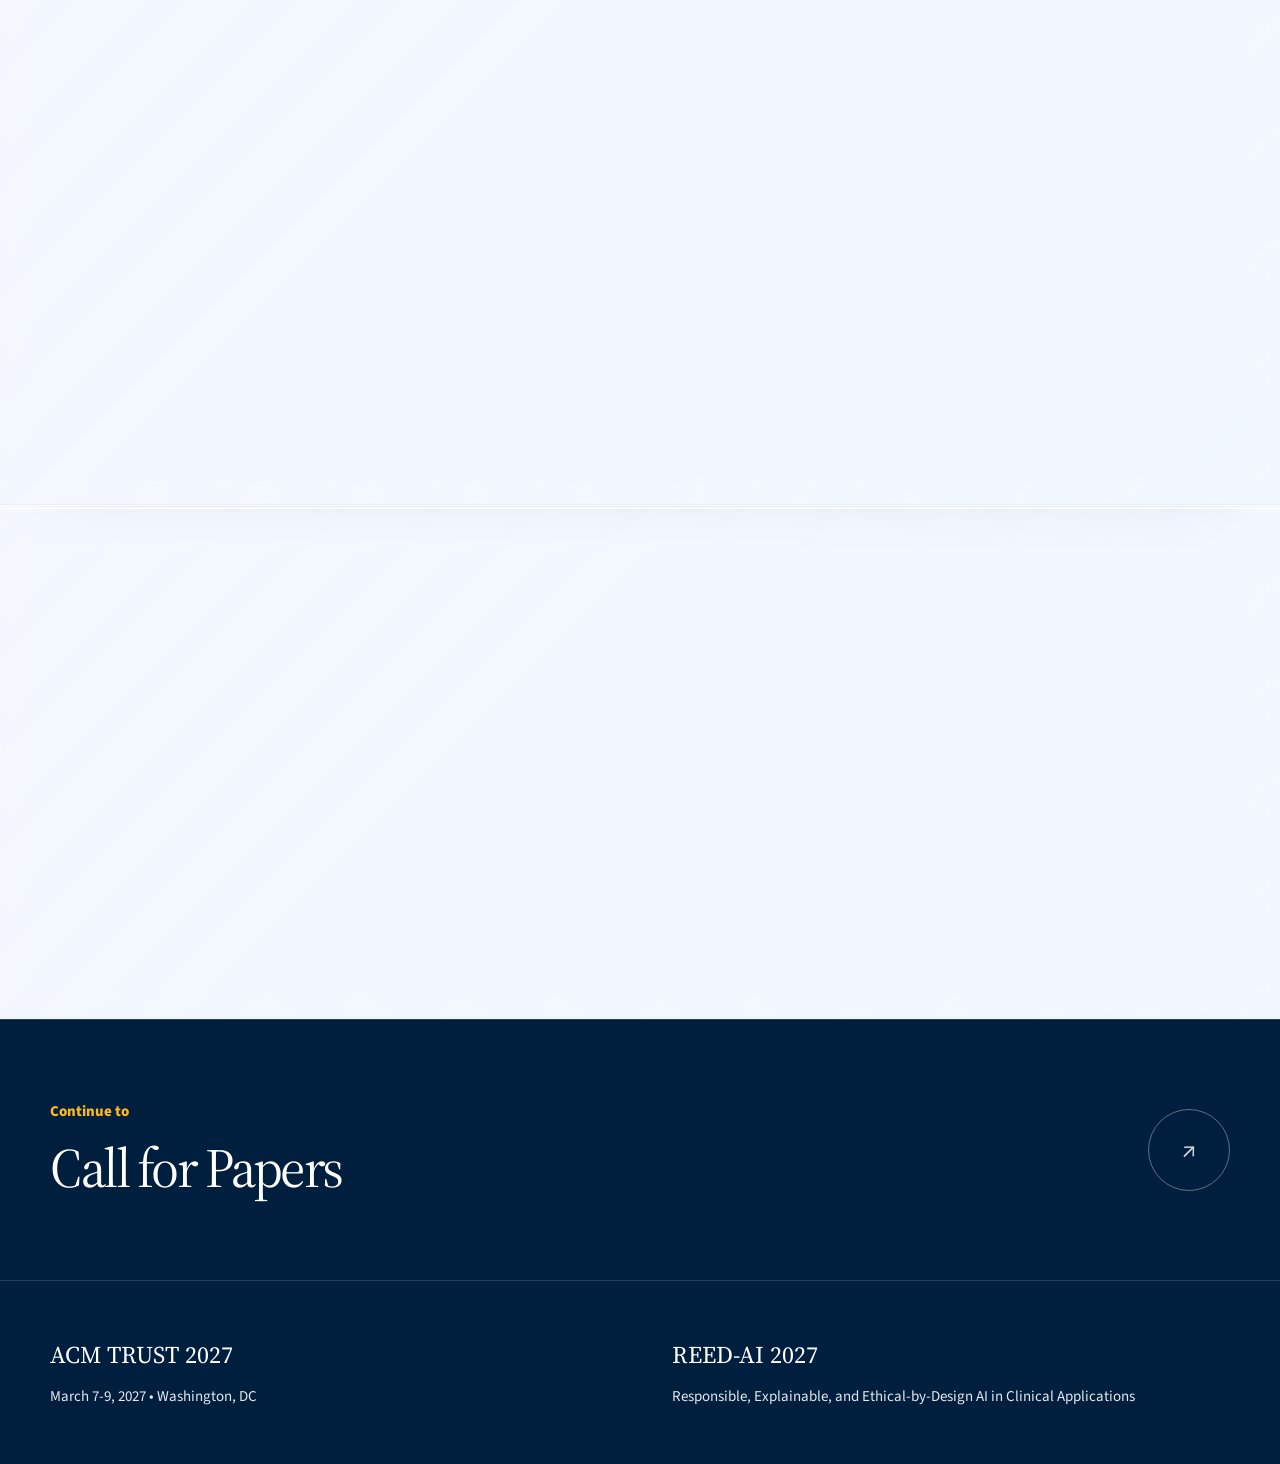
<file: track-description.html>
<!DOCTYPE html>
<html lang="en">
<head>
  <meta charset="utf-8"><meta name="viewport" content="width=device-width, initial-scale=1">
  <meta name="description" content="Track description for the ACM TRUST 2027 REED-AI Emerging Area Track.">
  <title>Track Description | ACM TRUST 2027</title>
  <link rel="preconnect" href="https://fonts.googleapis.com"><link rel="preconnect" href="https://fonts.gstatic.com" crossorigin>
  <link href="https://fonts.googleapis.com/css2?family=Source+Sans+3:wght@400;500;600;700&family=Source+Serif+4:opsz,wght@8..60,400;8..60,500;8..60,600;8..60,700&display=swap" rel="stylesheet">
  <link rel="stylesheet" href="static/css/index.css">
</head>
<body data-page="track">
  <a class="skip-link" href="#scope">Skip to content</a><div id="site-header"></div>
  <main class="site-main">
    <section class="page-masthead"><div class="content-wrap"><div class="masthead-panel"><p class="eyebrow">ACM TRUST 2027</p><h1 class="single-line-title">Track Description</h1><p class="subtitle">Responsible, Explainable, and Ethical-by-Design Artificial Intelligence in Clinical Applications</p></div></div></section>

    <section class="content-section" id="scope"><div class="content-wrap glass-panel"><p class="eyebrow">Track Scope</p><h2 class="section-heading">From Trustworthy Methods to Clinical Deployment</h2><div class="prose"><p>REED-AI advances trustworthy AI methodologies and deployment frameworks for healthcare and clinical environments. It welcomes original research, position papers, and case studies across explainable and interpretable AI, uncertainty quantification, fairness and bias mitigation, multimodal and foundation models, clinical natural language processing, medical imaging AI, federated and privacy-preserving learning, human-AI collaboration, governance, and post-deployment monitoring.</p><p>Particular emphasis is placed on generalizability, reliability, clinician trust, workflow integration, and societal impact.</p></div></div></section>

    <section class="content-section image-band" id="motivation"><div class="content-wrap glass-panel"><p class="eyebrow">Motivation</p><h2 class="section-heading">Healthcare Is a High-Stakes Test of Trust</h2><div class="feature-split"><div class="prose"><p>Foundation models, multimodal AI, and generative AI create valuable opportunities in medical imaging, clinical decision support, healthcare operations, and patient engagement. Their clinical deployment remains constrained by concerns about explainability, robustness, uncertainty, fairness, accountability, privacy, and governance.</p><p>REED-AI aligns with ACM TRUST 2027 by addressing the complete ecosystem required for trustworthy adoption, including human-centered design, regulatory considerations, transparency mechanisms, uncertainty-aware decision support, fairness evaluation, privacy-preserving learning, and continuous monitoring.</p></div><aside class="side-card"><h3>Community Goal</h3><p>Develop a community-driven roadmap for translating trustworthy AI principles into clinical impact while keeping systems aligned with human values, clinical needs, and public trust.</p></aside></div></div></section>

    <section class="content-section" id="objectives"><div class="content-wrap glass-panel"><h2 class="section-heading">Learning Objectives</h2><ol class="objective-list"><li>Trustworthiness challenges involving transparency, uncertainty, fairness, accountability, privacy, and patient safety.</li><li>Responsible and explainable methods across medical imaging, clinical language technologies, multimodal learning, and foundation models.</li><li>Ethical-by-design clinical AI systems developed through interdisciplinary and human-centered approaches.</li><li>Validation, deployment, monitoring, governance, privacy, safety, and regulatory strategies for translation.</li><li>Perspectives from computer science, healthcare, digital health, policy, ethics, and design.</li><li>Research gaps and future opportunities for robust, equitable, transparent, and clinically impactful AI.</li></ol></div></section>

    <section class="content-section" id="program"><div class="content-wrap glass-panel"><h2 class="section-heading">Program at a Glance</h2><div class="program-grid"><article class="info-card"><span class="number">01</span><h3>Scientific Session</h3><p>Approximately 8-10 presented papers spanning mature research, emerging work, positions, posters, and demonstrations.</p></article><article class="info-card"><span class="number">02</span><h3>REED-AI Hackathon: Explainable AI in Medical Imaging</h3><p>Teams will evaluate predictive performance, explanation quality, uncertainty, failure modes, and clinical communication.</p></article><article class="info-card"><span class="number">03</span><h3>Invited Talks and Panel</h3><p>Two invited talks, a panel of 3-4 experts, open discussion, and cross-institutional networking.</p></article></div></div></section>

    <section class="content-section" id="sustainability"><div class="content-wrap glass-panel"><p class="eyebrow">Sustainability</p><h2 class="section-heading">A Long-Term REED-AI Community</h2><p class="section-lead">The organizers envision a recurring forum supporting mentorship, collaborative publications, shared benchmarks, dataset challenges, and cross-institutional research. Lessons from the scientific session, hackathon, and community discussion will inform future recommendations and research directions.</p></div></section>
  </main><div id="site-footer"></div><script src="static/vendor/three.r134.min.js"></script><script src="static/vendor/vanta.net.min.js"></script><script src="static/vendor/rt-liquid-glass.js"></script><script src="static/js/index.js"></script>
</body>
</html>
</file>
<file: static/css/index.css>
:root {
  --navy: #001f3f;
  --navy-2: #082f59;
  --blue: #003594;
  --blue-bright: #106eea;
  --aqua: #a8d8ff;
  --aqua-pale: #e7f3ff;
  --brass: #ffb81c;
  --paper: #f4f8fe;
  --paper-deep: #e4edf9;
  --white: #ffffff;
  --ink: #12213a;
  --muted: #52627a;
  --line: rgba(0, 53, 148, .17);
  --line-light: rgba(255, 255, 255, .2);
  --font-display: "Instrument Serif", Georgia, serif;
  --font-body: Manrope, "Segoe UI", system-ui, -apple-system, sans-serif;
  --header-h: 116px;
  --sidebar-w: 248px;
  --maxw: 1180px;
  --ease: cubic-bezier(.22, 1, .36, 1);
  --ease-sharp: cubic-bezier(.77, 0, .18, 1);
  --hero-shift: 0px;
  --pointer-x: 70%;
  --pointer-y: 30%;
}

* { box-sizing: border-box; margin: 0; padding: 0; }
html {
  scroll-behavior: smooth;
  scroll-padding-top: calc(var(--header-h) + 34px);
  background: #f4f8fe;
}
body {
  min-height: 100vh;
  overflow-x: hidden;
  color: var(--ink);
  background: transparent;
  font-family: var(--font-body);
  font-size: 16px;
  line-height: 1.68;
  -webkit-font-smoothing: antialiased;
  text-rendering: optimizeLegibility;
}
body.nav-open { overflow: hidden; }

#neural-field {
  position: fixed !important;
  z-index: -3;
  inset: 0;
  width: 100vw;
  height: 100vh;
  opacity: .34;
  pointer-events: none;
  background:
    radial-gradient(circle at 20% 18%, rgba(16,110,234,.14), transparent 27rem),
    radial-gradient(circle at 82% 68%, rgba(255,184,28,.11), transparent 24rem),
    #f4f8fe;
}
#neural-field canvas { opacity: .9; }
.scroll-thread-canvas {
  position: fixed;
  z-index: 0;
  inset: 0;
  width: 100vw;
  height: 100vh;
  opacity: .48;
  pointer-events: none;
  mix-blend-mode: multiply;
}
.site-main, .page-next, .site-footer { position: relative; z-index: 1; }
h1, h2, h3, h4 {
  color: var(--navy);
  font-family: var(--font-display);
  font-weight: 400;
  line-height: .98;
  letter-spacing: -.035em;
}
a { color: inherit; text-decoration: none; }
img { display: block; max-width: 100%; }
button, input { font: inherit; }
::selection { color: var(--white); background: var(--blue); }

@view-transition { navigation: auto; }
::view-transition-old(root) { animation: .45s var(--ease-sharp) both page-old; }
::view-transition-new(root) { animation: .7s var(--ease) both page-new; }
@keyframes page-old { to { opacity: 0; transform: scale(.985); } }
@keyframes page-new { from { opacity: 0; clip-path: inset(0 0 100% 0); } }

.skip-link {
  position: fixed;
  z-index: 1000;
  top: 10px;
  left: 12px;
  padding: 9px 15px;
  color: var(--navy);
  background: var(--white);
  border: 1px solid var(--line);
  transform: translateY(-160%);
}
.skip-link:focus { transform: none; }

.page-curtain {
  position: fixed;
  z-index: 999;
  inset: 0;
  display: grid;
  place-items: center;
  color: var(--white);
  background: var(--navy);
  transform: scaleY(0);
  transform-origin: top;
  transition: transform .8s var(--ease-sharp);
  pointer-events: none;
}
.page-curtain::before {
  content: "";
  position: absolute;
  inset: 0;
  opacity: .17;
  background:
    linear-gradient(90deg, transparent 49.8%, rgba(255,255,255,.3) 50%, transparent 50.2%),
    linear-gradient(0deg, transparent 49.8%, rgba(255,255,255,.18) 50%, transparent 50.2%);
  background-size: 82px 82px;
}
.page-curtain span {
  position: relative;
  font-family: var(--font-display);
  font-size: clamp(2.5rem, 8vw, 7rem);
  letter-spacing: -.04em;
}
body.is-ready .page-curtain { transform: scaleY(0); }
body.is-leaving .page-curtain {
  transform: scaleY(1);
  transform-origin: bottom;
}

.site-progress {
  position: fixed;
  z-index: 250;
  top: 0;
  left: 0;
  right: 0;
  height: 3px;
  background: rgba(255, 255, 255, .12);
}
.site-progress-bar {
  width: 100%;
  height: 100%;
  background: linear-gradient(90deg, var(--brass), var(--aqua));
  transform: scaleX(0);
  transform-origin: left;
  will-change: transform;
}

/* Refractive liquid surfaces. The SVG displacement comes from rt-liquid-glass. */
[rt-liquid-glass] {
  position: relative;
  isolation: isolate;
  overflow: hidden;
  border: 1px solid rgba(255,255,255,.72);
  background-color: var(--rt-liquid-tint, rgba(255,255,255,.34));
  box-shadow:
    inset 1px 1px 0 rgba(255,255,255,.92),
    inset -1px -1px 0 rgba(0,53,148,.12),
    0 24px 70px -42px rgba(0,31,63,.75);
}
[rt-liquid-glass]::before {
  content: "";
  position: absolute;
  z-index: 0;
  inset: 0;
  border-radius: inherit;
  pointer-events: none;
  background:
    radial-gradient(circle at var(--glass-x, 18%) var(--glass-y, 8%), rgba(255,255,255,.78), transparent 30%),
    linear-gradient(125deg, rgba(255,255,255,.34), rgba(255,255,255,.08) 42%, rgba(16,110,234,.08) 72%, rgba(255,184,28,.08));
  mix-blend-mode: screen;
  transition: background-position .25s ease;
}
[rt-liquid-glass]::after {
  content: "";
  position: absolute;
  z-index: 0;
  inset: 1px;
  border: 1px solid rgba(255,255,255,.38);
  border-radius: inherit;
  pointer-events: none;
  box-shadow:
    inset 12px 14px 28px rgba(255,255,255,.18),
    inset -12px -14px 26px rgba(0,53,148,.08);
}
[rt-liquid-glass] > * { position: relative; z-index: 1; }

/* Header */
.site-header {
  position: fixed;
  z-index: 200;
  inset: 0 0 auto;
  height: var(--header-h);
}
.utility-bar {
  height: 32px;
  display: flex;
  align-items: center;
  justify-content: space-between;
  gap: 24px;
  padding: 0 clamp(18px, 3.4vw, 52px);
  overflow: hidden;
  color: rgba(255,255,255,.74);
  background: var(--navy);
  font-size: 10px;
  font-weight: 700;
  letter-spacing: .06em;
  text-transform: uppercase;
  transition: transform .55s var(--ease);
}
.utility-bar strong {
  overflow: hidden;
  color: rgba(255,255,255,.92);
  font-weight: 700;
  text-overflow: ellipsis;
  white-space: nowrap;
}
.utility-links { display: flex; align-items: center; gap: 20px; white-space: nowrap; }
.utility-links a { color: var(--aqua); transition: color .25s; }
.utility-links a::after { content: " ↗"; }
.utility-links a:hover { color: var(--white); }
.conference-header {
  height: 84px;
  display: flex;
  align-items: center;
  gap: clamp(18px, 3vw, 44px);
  padding: 0 clamp(18px, 3.4vw, 52px);
  border-bottom: 1px solid rgba(0, 53, 148, .12);
  border-radius: 0 0 22px 22px;
  background: rgba(255, 255, 255, .5);
  backdrop-filter: blur(18px) saturate(130%);
  -webkit-backdrop-filter: blur(18px) saturate(130%);
  transition: height .55s var(--ease), transform .55s var(--ease), background .3s;
}
.site-header.is-condensed .utility-bar { transform: translateY(-100%); }
.site-header.is-condensed .conference-header {
  height: 72px;
  transform: translateY(-32px);
  background: rgba(255, 255, 255, .58);
}
.conference-brand {
  flex: 0 0 auto;
  display: flex;
  align-items: center;
  min-width: 190px;
}
.brand-copy { display: grid; line-height: 1; }
.brand-copy strong {
  color: var(--navy);
  font-family: var(--font-display);
  font-size: 24px;
  font-weight: 400;
  letter-spacing: -.025em;
}
.brand-copy span {
  margin-top: 8px;
  color: var(--blue);
  font-size: 11px;
  font-weight: 800;
  letter-spacing: .09em;
  text-transform: uppercase;
}
.page-nav { margin-left: auto; }
.page-nav ul { display: flex; align-items: center; gap: clamp(12px, 1.6vw, 28px); list-style: none; }
.page-nav a {
  position: relative;
  display: block;
  padding: 10px 0;
  color: var(--ink);
  font-size: 12.5px;
  font-weight: 700;
  white-space: nowrap;
  transition: color .25s;
}
.page-nav a::after {
  content: "";
  position: absolute;
  left: 0;
  right: 100%;
  bottom: 4px;
  height: 1px;
  background: var(--blue);
  transition: right .45s var(--ease);
}
.page-nav a:hover, .page-nav a.active { color: var(--blue); }
.page-nav a:hover::after, .page-nav a.active::after { right: 0; }
.menu-toggle {
  display: none;
  width: 46px;
  height: 46px;
  margin-left: auto;
  border: 0;
  background: transparent;
  cursor: pointer;
}
.menu-toggle span {
  display: block;
  width: 27px;
  height: 1px;
  margin: 7px auto;
  background: var(--navy);
  transition: transform .35s var(--ease), opacity .25s;
}
body.nav-open .menu-toggle span:first-child { transform: translateY(4px) rotate(45deg); }
body.nav-open .menu-toggle span:last-child { transform: translateY(-4px) rotate(-45deg); }

/* Same-page navigation */
.anchor-sidebar {
  --side-progress: 0;
  position: fixed;
  z-index: 90;
  top: var(--header-h);
  bottom: 0;
  left: 0;
  width: var(--sidebar-w);
  padding: 42px 28px 30px;
  overflow: hidden;
  color: var(--white);
  background: var(--navy);
}
.anchor-sidebar::before {
  content: "";
  position: absolute;
  inset: 0;
  opacity: .45;
  background: url("../../assets/images/washington-monument.webp") 53% center / cover;
  transform: scale(1.06) translateY(calc(var(--side-progress) * -16px));
  will-change: transform;
}
.anchor-sidebar::after {
  content: "";
  position: absolute;
  inset: 0;
  background:
    linear-gradient(180deg, rgba(0,31,63,.95) 5%, rgba(0,53,148,.62) 47%, rgba(0,31,63,.96) 100%),
    linear-gradient(90deg, rgba(0,31,63,.72), transparent);
}
.anchor-sidebar > * { position: relative; z-index: 1; }
.sidebar-mark { padding-bottom: 28px; border-bottom: 1px solid var(--line-light); }
.sidebar-mark strong {
  display: block;
  font-family: var(--font-display);
  font-size: 25px;
  font-weight: 400;
  line-height: 1;
}
.sidebar-mark span {
  display: block;
  margin-top: 8px;
  color: rgba(255,255,255,.58);
  font-size: 10px;
  font-weight: 700;
  letter-spacing: .09em;
  text-transform: uppercase;
}
.anchor-title {
  margin: 30px 0 11px;
  color: var(--aqua);
  font-size: 9px;
  font-weight: 800;
  letter-spacing: .16em;
  text-transform: uppercase;
}
.anchor-nav { display: grid; }
.anchor-nav a {
  display: grid;
  grid-template-columns: 26px 1fr;
  align-items: center;
  gap: 8px;
  padding: 11px 0;
  border-bottom: 1px solid rgba(255,255,255,.11);
  color: rgba(255,255,255,.62);
  font-size: 12px;
  font-weight: 600;
  line-height: 1.3;
  transition: color .25s, padding-left .35s var(--ease);
}
.anchor-index {
  color: var(--brass);
  font-family: var(--font-display);
  font-size: 15px;
}
.anchor-nav a:hover, .anchor-nav a.active { padding-left: 6px; color: var(--white); }
.sidebar-meta {
  position: absolute;
  z-index: 2;
  left: 28px;
  right: 28px;
  bottom: 28px;
  padding-top: 16px;
  border-top: 1px solid var(--line-light);
  color: rgba(255,255,255,.58);
  font-size: 9px;
  font-weight: 700;
  letter-spacing: .08em;
  text-transform: uppercase;
}

.site-main {
  min-height: calc(100vh - var(--header-h));
  margin-left: var(--sidebar-w);
  padding-top: var(--header-h);
}
body[data-page="home"] .site-main,
body[data-page="home"] .site-footer,
body[data-page="home"] .page-next { margin-left: 0; }
body[data-page="home"] #site-sidebar { display: none; }
.content-wrap { width: min(var(--maxw), calc(100% - 64px)); margin: 0 auto; }

/* Mastheads */
.page-masthead {
  position: relative;
  min-height: clamp(470px, 66vh, 720px);
  display: flex;
  align-items: flex-end;
  padding: clamp(70px, 9vw, 128px) 0;
  overflow: hidden;
  isolation: isolate;
  background: url("../../assets/images/washington-national-mall.webp") center calc(48% + var(--hero-shift)) / cover no-repeat;
}
.page-masthead::before {
  content: "";
  position: absolute;
  z-index: -1;
  inset: 0;
  background:
    radial-gradient(circle at var(--pointer-x) var(--pointer-y), rgba(168,216,255,.38), transparent 28%),
    linear-gradient(90deg, rgba(255,255,255,.84) 0%, rgba(255,255,255,.65) 52%, rgba(255,255,255,.25) 82%, rgba(255,255,255,.12) 100%),
    linear-gradient(0deg, rgba(0,31,63,.18), transparent 45%);
  transition: background-position .2s;
}
.page-masthead::after {
  content: "";
  position: absolute;
  z-index: -1;
  inset: auto 0 0;
  height: 1px;
  background: linear-gradient(90deg, var(--brass), transparent 75%);
}
.masthead-panel {
  position: relative;
  width: min(910px, 84%);
  padding: clamp(30px, 4.8vw, 58px);
  border-radius: 34px;
  background: rgba(255,255,255,.36);
}
.page-index {
  position: absolute;
  top: 2px;
  left: -72px;
  color: var(--blue);
  font-family: var(--font-display);
  font-size: 20px;
}
.eyebrow {
  display: flex;
  align-items: center;
  gap: 12px;
  color: var(--blue);
  font-size: 10px;
  font-weight: 800;
  letter-spacing: .15em;
  text-transform: uppercase;
}
.eyebrow::before { content: ""; width: 44px; height: 1px; background: var(--brass); }
.page-masthead h1 {
  max-width: 13ch;
  margin: 22px 0 20px;
  font-size: clamp(4rem, 7.2vw, 7.4rem);
  line-height: .83;
  letter-spacing: -.058em;
  text-wrap: balance;
}
.title-word {
  display: inline-block;
  margin-right: .15em;
  clip-path: inset(0 0 0 0);
}
.js .title-word {
  opacity: 0;
  transform: translateY(70%) rotate(2deg);
}
body.is-ready .title-word {
  opacity: 1;
  transform: none;
  transition: opacity .7s var(--ease), transform 1s var(--ease);
  transition-delay: calc(.13s + var(--word-index) * .075s);
}
.page-masthead .subtitle {
  max-width: 64ch;
  color: var(--navy-2);
  font-size: clamp(1rem, 1.7vw, 1.25rem);
  font-weight: 600;
  line-height: 1.5;
  text-wrap: balance;
}
.masthead-facts { display: flex; flex-wrap: wrap; gap: 18px; margin-top: 30px; }
.masthead-facts span {
  padding-bottom: 5px;
  border-bottom: 1px solid var(--blue);
  color: var(--blue);
  font-size: 11px;
  font-weight: 800;
  letter-spacing: .04em;
  text-transform: uppercase;
}
.home-hero {
  min-height: calc(100svh - 32px);
  align-items: center;
  padding-top: clamp(110px, 13vw, 180px);
}
.home-hero .masthead-panel { width: min(970px, 88%); }
.home-hero h1 { max-width: none; font-size: clamp(5rem, 12vw, 10.5rem); }
.home-hero .subtitle { max-width: 54ch; font-size: clamp(1.05rem, 2vw, 1.45rem); }
.hero-context {
  margin-top: 18px;
  color: var(--blue);
  font-size: 12px;
  font-weight: 800;
  letter-spacing: .1em;
  text-transform: uppercase;
}
.hero-actions { display: flex; flex-wrap: wrap; gap: 12px; margin-top: 34px; }
.button {
  position: relative;
  min-height: 50px;
  display: inline-flex;
  align-items: center;
  justify-content: space-between;
  gap: 28px;
  padding: 12px 18px;
  border: 1px solid var(--navy);
  font-size: 12px;
  font-weight: 800;
  transition: color .35s, background .35s, transform .4s var(--ease);
}
.button::after { content: "↗"; font-size: 15px; transition: transform .35s var(--ease); }
.button.primary { color: var(--white); background: var(--navy); }
.button.secondary { color: var(--navy); background: rgba(255,253,248,.45); }
.button:hover { transform: translateY(-3px); }
.button:hover::after { transform: translate(3px, -3px); }
.button.secondary:hover { color: var(--white); background: var(--navy); }
.hero-scroll {
  position: absolute;
  right: clamp(24px, 4vw, 60px);
  bottom: 30px;
  display: flex;
  align-items: center;
  gap: 12px;
  color: var(--navy);
  font-size: 9px;
  font-weight: 800;
  letter-spacing: .14em;
  text-transform: uppercase;
  writing-mode: vertical-rl;
}
.hero-scroll::after {
  content: "";
  width: 1px;
  height: 62px;
  background: var(--navy);
  transform-origin: top;
  animation: scroll-pulse 2s var(--ease) infinite;
}
@keyframes scroll-pulse {
  0% { transform: scaleY(0); transform-origin: top; }
  45% { transform: scaleY(1); transform-origin: top; }
  55% { transform: scaleY(1); transform-origin: bottom; }
  100% { transform: scaleY(0); transform-origin: bottom; }
}

.research-marquee {
  margin-left: 0;
  overflow: hidden;
  color: var(--white);
  background: var(--navy);
  border-block: 1px solid rgba(255,255,255,.16);
}
.research-marquee-track {
  width: max-content;
  display: flex;
  align-items: center;
  padding: 15px 0;
  animation: marquee 38s linear infinite;
}
.research-marquee span {
  display: flex;
  align-items: center;
  gap: 28px;
  padding-right: 28px;
  color: rgba(255,255,255,.72);
  font-size: 10px;
  font-weight: 800;
  letter-spacing: .14em;
  text-transform: uppercase;
}
.research-marquee span::after { content: "✦"; color: var(--brass); font-size: 10px; }
.research-marquee:hover .research-marquee-track { animation-play-state: paused; }
@keyframes marquee { to { transform: translateX(-50%); } }

/* Open editorial sections */
.content-section {
  position: relative;
  padding: clamp(86px, 10vw, 142px) 0;
  overflow: hidden;
  background: rgba(244,248,254,.78);
  backdrop-filter: blur(3px);
  -webkit-backdrop-filter: blur(3px);
  isolation: isolate;
}
.content-section + .content-section { border-top: 1px solid var(--line); }
.content-section.image-band {
  background: url("../../assets/images/washington-monument.webp") center 40% / cover no-repeat;
}
.content-section.image-band::before {
  content: "";
  position: absolute;
  z-index: -1;
  inset: 0;
  background:
    linear-gradient(102deg, rgba(255,255,255,.88), rgba(244,248,254,.76) 60%, rgba(244,248,254,.58)),
    radial-gradient(circle at 80% 32%, rgba(16,110,234,.22), transparent 28%);
}
.content-section.image-band::after {
  content: "";
  position: absolute;
  z-index: -1;
  top: 0;
  right: 8vw;
  width: 1px;
  height: 100%;
  background: rgba(7,24,39,.12);
}
.content-section.conference-band {
  color: rgba(255,255,255,.76);
  background: var(--navy);
}
.conference-band h2, .conference-band h3 { color: var(--white); }
.conference-band .eyebrow { color: var(--aqua); }
.conference-band .section-lead, .conference-band .prose { color: rgba(255,255,255,.68); }
.glass-panel { position: relative; }
.section-trace {
  position: absolute;
  z-index: 4;
  top: 0;
  left: 0;
  width: calc(var(--section-progress, 0) * 100%);
  height: 2px;
  background: linear-gradient(90deg, transparent, var(--blue-bright), var(--brass));
  box-shadow: 0 0 18px rgba(16,110,234,.5);
  pointer-events: none;
}
.section-heading {
  max-width: 19ch;
  margin: 15px 0 24px;
  font-size: clamp(2.8rem, 5vw, 5.3rem);
  line-height: .92;
  text-wrap: balance;
}
.section-lead { max-width: 68ch; color: var(--muted); font-size: clamp(1rem, 1.5vw, 1.15rem); }
.prose { max-width: 78ch; color: var(--muted); font-size: 16px; }
.prose p + p { margin-top: 20px; }
.small-note {
  max-width: 65ch;
  margin-top: 18px;
  color: var(--muted);
  font-size: 12px;
}
.official-link {
  position: relative;
  display: inline-flex;
  margin-top: 30px;
  padding-bottom: 4px;
  color: var(--blue);
  font-size: 11px;
  font-weight: 800;
  letter-spacing: .08em;
  text-transform: uppercase;
}
.official-link::after {
  content: "";
  position: absolute;
  left: 0;
  right: 0;
  bottom: 0;
  height: 1px;
  background: currentColor;
  transform-origin: right;
  transition: transform .4s var(--ease);
}
.official-link:hover::after { transform: scaleX(.28); }

.editorial-grid, .feature-split {
  display: grid;
  grid-template-columns: minmax(0, 1.35fr) minmax(250px, .65fr);
  gap: clamp(40px, 7vw, 92px);
  align-items: start;
}
.editorial-aside {
  padding: 26px 0 0 28px;
  border-left: 1px solid var(--brass);
}
.editorial-aside h3 { margin-bottom: 12px; font-size: 28px; }
.editorial-aside .aside-subhead { margin-top: 32px; }
.editorial-aside p { color: var(--muted); font-size: 13px; }
.side-card {
  position: relative;
  padding: 34px;
  overflow: hidden;
  color: rgba(255,255,255,.75);
  border-radius: 26px;
  color: var(--white);
  background: rgba(0,53,148,.42);
}
.side-card::before {
  content: "";
  position: absolute;
  width: 180px;
  height: 180px;
  top: -90px;
  right: -80px;
  border: 1px solid rgba(155,209,214,.3);
  border-radius: 50%;
  box-shadow: 0 0 0 32px rgba(155,209,214,.05), 0 0 0 64px rgba(155,209,214,.04);
}
.side-card h3 { position: relative; margin-bottom: 17px; color: var(--white); font-size: 34px; }
.side-card p, .side-card li { position: relative; color: rgba(255,255,255,.7); font-size: 13px; }
.side-card ul { display: grid; gap: 8px; margin: 16px 0 0 18px; }

/* Home */
.home-copy { max-width: 1040px; }
body[data-page="home"] #about .home-copy {
  display: grid;
  grid-template-columns: minmax(190px, .45fr) minmax(0, 1.55fr);
  column-gap: clamp(40px, 8vw, 100px);
}
body[data-page="home"] #about .eyebrow { grid-row: 1 / span 2; align-self: start; margin-top: 12px; }
body[data-page="home"] #about .section-heading { grid-column: 2; }
body[data-page="home"] #about .section-lead { grid-column: 2; max-width: 62ch; }
.home-focus {
  display: grid;
  grid-template-columns: minmax(0, .9fr) minmax(380px, 1.1fr);
  gap: clamp(48px, 8vw, 105px);
  align-items: start;
}
.focus-list { display: grid; counter-reset: focus; border-top: 1px solid var(--line); }
.focus-list span {
  counter-increment: focus;
  display: grid;
  grid-template-columns: 38px 1fr auto;
  align-items: center;
  min-height: 68px;
  border-bottom: 1px solid var(--line);
  color: var(--navy);
  font-size: 16px;
  font-weight: 700;
  transition: padding .4s var(--ease), color .3s;
}
.focus-list span::before {
  content: "0" counter(focus);
  color: var(--brass);
  font-family: var(--font-display);
  font-size: 14px;
}
.focus-list span::after { content: "↗"; color: var(--blue); opacity: 0; transform: translate(-8px, 8px); transition: .35s var(--ease); }
.focus-list span:hover { padding-left: 10px; color: var(--blue); }
.focus-list span:hover::after { opacity: 1; transform: none; }
.date-table-wrap {
  max-width: 900px;
  margin-top: 34px;
  overflow-x: auto;
  border-block: 1px solid var(--line);
}
.date-table { width: 100%; min-width: 560px; border-collapse: collapse; }
.date-table th, .date-table td {
  padding: 18px 14px;
  text-align: left;
  border-bottom: 1px solid var(--line);
  transition: background .25s, padding-left .35s var(--ease);
}
.date-table tr:last-child td { border-bottom: 0; }
.date-table th {
  color: var(--blue);
  font-size: 9px;
  font-weight: 800;
  letter-spacing: .14em;
  text-transform: uppercase;
}
.date-table td { font-size: 14px; }
.date-table td:first-child {
  width: 220px;
  color: var(--navy);
  font-family: var(--font-display);
  font-size: 21px;
}
.date-table tbody tr:hover td { padding-left: 20px; background: rgba(255,255,255,.4); }
.home-more-link { margin-top: 25px; }

/* Information layouts */
.summary-grid, .program-grid, .submission-grid, .date-grid {
  display: grid;
  gap: 0;
  margin-top: 44px;
  border-top: 1px solid var(--line);
}
.summary-grid, .program-grid { grid-template-columns: repeat(3, 1fr); }
.submission-grid, .date-grid { grid-template-columns: repeat(4, 1fr); }
.info-card {
  position: relative;
  min-height: 290px;
  padding: 28px clamp(20px, 2.5vw, 34px) 34px;
  border-right: 1px solid var(--line);
  border-bottom: 1px solid var(--line);
  background: rgba(255,255,255,.22);
  backdrop-filter: blur(10px);
  -webkit-backdrop-filter: blur(10px);
  transition: color .35s, background .35s, transform .5s var(--ease);
}
.info-card:first-child { border-left: 1px solid var(--line); }
.info-card::after {
  content: "";
  position: absolute;
  inset: 0;
  z-index: -1;
  background: var(--navy);
  transform: scaleY(0);
  transform-origin: bottom;
  transition: transform .55s var(--ease);
}
.info-card:hover { color: rgba(255,255,255,.72); transform: translateY(-7px); }
.info-card:hover::after { transform: scaleY(1); }
.info-card .number, .info-card .date {
  display: block;
  margin-bottom: 55px;
  color: var(--blue);
  font-family: var(--font-display);
  font-size: 27px;
  transition: color .35s;
}
.info-card h3 { margin-bottom: 14px; font-size: 28px; transition: color .35s; }
.info-card p { color: var(--muted); font-size: 13px; transition: color .35s; }
.info-card .tag {
  display: inline-flex;
  margin-bottom: 56px;
  padding-bottom: 5px;
  border-bottom: 1px solid var(--brass);
  color: var(--blue);
  font-size: 9px;
  font-weight: 800;
  letter-spacing: .1em;
  text-transform: uppercase;
  transition: color .35s;
}
.info-card:hover h3, .info-card:hover .number, .info-card:hover .date, .info-card:hover .tag { color: var(--white); }
.info-card:hover p { color: rgba(255,255,255,.66); }

.objective-list {
  display: grid;
  grid-template-columns: repeat(2, 1fr);
  margin-top: 40px;
  border-top: 1px solid var(--line);
  list-style: none;
  counter-reset: objectives;
}
.objective-list li {
  counter-increment: objectives;
  position: relative;
  min-height: 168px;
  padding: 30px 36px 28px 84px;
  border-right: 1px solid var(--line);
  border-bottom: 1px solid var(--line);
  color: var(--muted);
  font-size: 14px;
  transition: background .3s, padding-left .45s var(--ease);
}
.objective-list li:nth-child(odd) { border-left: 1px solid var(--line); }
.objective-list li::before {
  content: "0" counter(objectives);
  position: absolute;
  top: 27px;
  left: 28px;
  color: var(--brass);
  font-family: var(--font-display);
  font-size: 19px;
}
.objective-list li:hover { padding-left: 92px; background: rgba(255,255,255,.42); }

.topic-tools {
  display: flex;
  align-items: flex-end;
  justify-content: space-between;
  gap: 34px;
  margin-bottom: 35px;
}
.topic-search {
  min-width: 280px;
  display: grid;
  gap: 8px;
  padding: 16px 18px;
  border-radius: 18px;
  color: var(--blue);
  font-size: 9px;
  font-weight: 800;
  letter-spacing: .12em;
  text-transform: uppercase;
}
.topic-search input {
  width: 100%;
  padding: 13px 0;
  border: 0;
  border-bottom: 1px solid var(--navy);
  outline: 0;
  color: var(--ink);
  background: transparent;
}
.topic-search input:focus { border-color: var(--blue-bright); }
.topic-list, .principle-list { display: flex; flex-wrap: wrap; gap: 8px; }
.topic-chip, .principle-list span {
  padding: 10px 13px;
  border: 1px solid var(--line);
  color: var(--navy);
  background: rgba(255,253,248,.32);
  font-size: 11px;
  font-weight: 700;
  transition: color .25s, background .25s, border-color .25s, transform .35s var(--ease);
}
.topic-chip:hover, .principle-list span:hover {
  color: var(--white);
  background: var(--blue);
  border-color: var(--blue);
  transform: translateY(-3px);
}
.principle-list { margin-top: 28px; }
.topic-empty { margin-top: 20px; color: var(--muted); }

.timeline {
  position: relative;
  margin-top: 48px;
  padding-left: 54px;
  border-left: 1px solid var(--line);
}
.timeline::before {
  content: "";
  position: absolute;
  top: 0;
  bottom: 0;
  left: -1px;
  width: 2px;
  background: linear-gradient(var(--brass), var(--aqua));
  transform: scaleY(var(--timeline-progress, 0));
  transform-origin: top;
}
.timeline-item {
  position: relative;
  display: grid;
  grid-template-columns: 220px 1fr;
  gap: 36px;
  padding: 0 0 48px;
}
.timeline-item:last-child { padding-bottom: 0; }
.timeline-item::before {
  content: "";
  position: absolute;
  top: 8px;
  left: -60px;
  width: 11px;
  height: 11px;
  border: 2px solid var(--blue);
  border-radius: 50%;
  background: var(--paper);
  transition: background .3s, transform .4s var(--ease);
}
.timeline-item:hover::before { background: var(--blue); transform: scale(1.35); }
.timeline-item time { color: var(--blue); font-family: var(--font-display); font-size: 24px; line-height: 1.1; }
.timeline-item h3 { margin-bottom: 7px; font-size: 29px; }
.timeline-item p { color: var(--muted); font-size: 13px; }

/* People */
.people-grid {
  display: grid;
  grid-template-columns: repeat(auto-fit, minmax(210px, 1fr));
  gap: clamp(28px, 4vw, 52px) clamp(20px, 3vw, 34px);
  margin-top: 48px;
}
.organizer-grid { grid-template-columns: repeat(3, minmax(0, 1fr)); }
.webmaster-grid { grid-template-columns: repeat(auto-fit, minmax(230px, 330px)); }
.person-card { position: relative; min-width: 0; }
.person-photo {
  position: relative;
  aspect-ratio: 4 / 5.15;
  overflow: hidden;
  background:
    linear-gradient(145deg, rgba(255,255,255,.8), rgba(155,209,214,.25)),
    var(--paper-deep);
}
.person-photo::after {
  content: "";
  position: absolute;
  inset: 0;
  border: 1px solid rgba(7,24,39,.12);
  pointer-events: none;
}
.person-photo img {
  width: 100%;
  height: 100%;
  padding: 8px 8px 0;
  object-fit: contain;
  object-position: center top;
  filter: saturate(.88) contrast(1.02);
  transition: transform .8s var(--ease), filter .5s;
}
.person-card:hover .person-photo img { transform: scale(1.035); filter: saturate(1) contrast(1.03); }
.person-photo .initials {
  width: 100%;
  height: 100%;
  display: grid;
  place-items: center;
  color: rgba(255,255,255,.92);
  background:
    radial-gradient(circle at 70% 25%, rgba(155,209,214,.28), transparent 35%),
    var(--navy);
  font-family: var(--font-display);
  font-size: 64px;
}
.person-copy {
  position: relative;
  z-index: 2;
  width: calc(100% - 20px);
  margin: -46px 10px 0;
  padding: 22px 19px 20px;
  border-radius: 22px;
  background: rgba(255,255,255,.38);
}
.person-copy::before {
  content: "";
  position: absolute;
  top: 0;
  left: 0;
  width: 52px;
  height: 1px;
  background: var(--brass);
  transition: width .5s var(--ease);
}
.person-card:hover .person-copy::before { width: 100%; }
.person-copy .role {
  display: block;
  margin-bottom: 8px;
  color: var(--blue);
  font-size: 9px;
  font-weight: 800;
  letter-spacing: .13em;
  text-transform: uppercase;
}
.person-copy h3 { font-size: clamp(21px, 2vw, 27px); line-height: 1.05; }
.person-copy .affiliation { display: block; margin-top: 8px; color: var(--blue); font-size: 11px; font-weight: 700; }
.person-copy .bio { margin-top: 14px; color: var(--muted); font-size: 12px; }
.person-copy a {
  display: inline-flex;
  margin-top: 14px;
  padding-bottom: 3px;
  border-bottom: 1px solid currentColor;
  color: var(--blue);
  font-size: 10px;
  font-weight: 800;
  letter-spacing: .08em;
  text-transform: uppercase;
}
.status-note {
  max-width: 820px;
  margin-top: 26px;
  padding: 20px 24px;
  border: 1px solid rgba(255,255,255,.68);
  border-radius: 22px;
  color: #4f451f;
  background: rgba(255,255,255,.34);
  font-size: 12px;
}

.sponsor-placeholder {
  display: grid;
  grid-template-columns: 84px 1fr;
  align-items: center;
  gap: 32px;
  margin-top: 40px;
  padding: 30px;
  border: 1px solid rgba(255,255,255,.7);
  border-radius: 28px;
  background: rgba(255,255,255,.32);
}
.sponsor-placeholder .mark {
  display: grid;
  place-items: center;
  width: 84px;
  height: 100px;
  color: var(--white);
  background: var(--navy);
  font-family: var(--font-display);
  font-size: 45px;
}
.sponsor-placeholder h3 { font-size: 28px; }
.sponsor-placeholder p { margin-top: 8px; color: var(--muted); font-size: 13px; }

/* Page flow and footer */
.page-next {
  margin-left: var(--sidebar-w);
  color: var(--white);
  background:
    linear-gradient(90deg, rgba(0,31,63,.96), rgba(0,53,148,.88)),
    url("../../assets/images/washington-national-mall.webp") center 40% / cover;
}
.page-next a {
  width: min(var(--maxw), calc(100% - 64px));
  min-height: 260px;
  display: grid;
  grid-template-columns: 1fr auto;
  align-items: center;
  gap: 30px;
  margin: 0 auto;
  padding: 54px 0;
}
.page-next-copy span {
  display: block;
  margin-bottom: 15px;
  color: var(--aqua);
  font-size: 9px;
  font-weight: 800;
  letter-spacing: .16em;
  text-transform: uppercase;
}
.page-next-copy strong {
  display: block;
  color: var(--white);
  font-family: var(--font-display);
  font-size: clamp(3rem, 6vw, 6.4rem);
  font-weight: 400;
  line-height: .9;
  letter-spacing: -.045em;
}
.page-next-arrow {
  display: grid;
  place-items: center;
  width: 82px;
  height: 82px;
  border: 1px solid rgba(255,255,255,.36);
  border-radius: 50%;
  font-size: 26px;
  font-style: normal;
  transition: color .4s, background .4s, transform .55s var(--ease);
}
.page-next a:hover .page-next-arrow { color: var(--navy); background: var(--aqua); transform: rotate(45deg) scale(1.08); }
.site-footer {
  margin-left: var(--sidebar-w);
  padding: 54px 32px;
  color: rgba(255,255,255,.62);
  background: #00152b;
  border-top: 1px solid rgba(255,255,255,.12);
}
.footer-inner {
  width: min(var(--maxw), 100%);
  display: grid;
  grid-template-columns: .9fr 1fr 1.6fr;
  gap: clamp(28px, 5vw, 70px);
  margin: 0 auto;
}
.site-footer strong { color: var(--white); font-family: var(--font-display); font-size: 20px; font-weight: 400; }
.site-footer p { margin-top: 9px; font-size: 10px; line-height: 1.7; }
.site-footer a { color: var(--aqua); }
.source-note { color: rgba(255,255,255,.4); }

/* Scroll reveal */
.js .reveal {
  opacity: 0;
  filter: blur(10px);
  transform: translateY(64px) rotate(.55deg) scale(.985);
  clip-path: inset(0 0 16% 0);
  transition:
    opacity .75s var(--ease),
    transform 1s var(--ease),
    clip-path 1.15s var(--ease),
    filter 1.1s var(--ease);
  transition-delay: var(--reveal-delay, 0ms);
}
.js .reveal.from-left { transform: translateX(-42px); }
.js .reveal.is-visible { opacity: 1; filter: none; transform: none; clip-path: inset(0); }

/* Natural case everywhere except the REED-AI 2027 hero title itself. */
.utility-bar,
.brand-copy span,
.sidebar-mark span,
.anchor-title,
.sidebar-meta,
.eyebrow,
.masthead-facts span,
.hero-context,
.hero-scroll,
.research-marquee span,
.official-link,
.date-table th,
.info-card .tag,
.topic-search,
.person-copy .role,
.person-copy a,
.page-next-copy span {
  text-transform: none;
  letter-spacing: .035em;
}

@media (max-width: 1280px) {
  .page-nav ul { gap: 14px; }
  .page-nav a { font-size: 11px; }
  .brand-copy strong { font-size: 21px; }
  .brand-copy span { font-size: 9.5px; }
  .submission-grid, .date-grid { grid-template-columns: repeat(2, 1fr); }
  .submission-grid .info-card:nth-child(3), .date-grid .info-card:nth-child(3) { border-left: 1px solid var(--line); }
}

@media (max-width: 1180px) {
  :root { --header-h: 108px; --sidebar-w: 0px; }
  html { scroll-padding-top: 124px; }
  .utility-bar { height: 28px; padding-inline: 18px; }
  .utility-bar > strong { max-width: 58%; }
  .utility-links span { display: none; }
  .conference-header { height: 80px; padding-inline: 18px; }
  .site-header.is-condensed .conference-header { height: 68px; transform: translateY(-28px); }
  .menu-toggle { display: block; }
  .page-nav {
    position: fixed;
    z-index: 210;
    top: 108px;
    left: 0;
    right: 0;
    margin: 0;
    padding: 24px 26px 32px;
    border-top: 1px solid var(--line);
    background: rgba(255,253,248,.98);
    transform: translateY(-120%);
    opacity: 0;
    transition: transform .55s var(--ease), opacity .3s;
  }
  .site-header.is-condensed .page-nav { top: 68px; }
  body.nav-open .page-nav { transform: none; opacity: 1; }
  .page-nav ul { display: grid; grid-template-columns: repeat(2, 1fr); gap: 0 30px; }
  .page-nav a { padding: 13px 0; border-bottom: 1px solid var(--line); font-size: 13px; }
  .page-nav a::after { display: none; }
  .anchor-sidebar {
    position: relative;
    top: auto;
    bottom: auto;
    width: auto;
    min-height: 76px;
    margin-top: var(--header-h);
    padding: 15px 22px;
  }
  .anchor-sidebar::before { background-position: center 38%; }
  .sidebar-mark, .sidebar-meta, .anchor-title { display: none; }
  .anchor-nav {
    display: flex;
    gap: 22px;
    overflow-x: auto;
    scrollbar-width: none;
  }
  .anchor-nav::-webkit-scrollbar { display: none; }
  .anchor-nav a {
    flex: 0 0 auto;
    grid-template-columns: 22px auto;
    padding: 11px 0;
    border: 0;
  }
  .anchor-nav a:hover, .anchor-nav a.active { padding-left: 0; color: var(--white); }
  .site-main { margin-left: 0; padding-top: 0; }
  body[data-page="home"] .site-main { padding-top: var(--header-h); }
  .site-footer, .page-next { margin-left: 0; }
  .page-index { display: none; }
  .page-masthead { min-height: 500px; }
  .home-hero { min-height: calc(100svh - var(--header-h)); }
  .home-focus, .editorial-grid, .feature-split { grid-template-columns: 1fr; }
  .focus-list { margin-top: 12px; }
  .summary-grid, .program-grid { grid-template-columns: 1fr; }
  .info-card:first-child, .info-card { border-left: 1px solid var(--line); }
  .organizer-grid { grid-template-columns: repeat(2, minmax(0, 1fr)); }
  .footer-inner { grid-template-columns: 1fr 1fr; }
  .source-note { grid-column: 1 / -1; }
}

@media (max-width: 640px) {
  :root { --header-h: 100px; }
  .utility-bar { height: 26px; }
  .utility-bar > strong { display: none; }
  .utility-links { width: 100%; justify-content: space-between; }
  .conference-header { height: 74px; }
  .site-header.is-condensed .conference-header { height: 64px; transform: translateY(-26px); }
  .conference-brand { min-width: 0; }
  .brand-copy strong { font-size: 19px; }
  .brand-copy span {
    max-width: 210px;
    margin-top: 6px;
    overflow: hidden;
    font-size: 8.5px;
    text-overflow: ellipsis;
    white-space: nowrap;
  }
  .page-nav { top: 100px; }
  .site-header.is-condensed .page-nav { top: 64px; }
  .page-nav ul { grid-template-columns: 1fr; }
  .content-wrap { width: min(100% - 32px, var(--maxw)); }
  .page-masthead { min-height: 430px; padding: 68px 0; }
  .masthead-panel, .home-hero .masthead-panel { width: 100%; }
  .page-masthead h1 { font-size: clamp(3.25rem, 17vw, 5.2rem); }
  .home-hero h1 { font-size: clamp(4.5rem, 22vw, 7.2rem); }
  .hero-actions { flex-direction: column; align-items: stretch; }
  .button { width: 100%; }
  .hero-scroll { display: none; }
  .research-marquee-track { animation-duration: 28s; }
  .content-section { padding: 76px 0; }
  .section-heading { font-size: clamp(2.65rem, 13vw, 4.3rem); }
  body[data-page="home"] #about .home-copy { display: block; }
  body[data-page="home"] #about .eyebrow { margin: 0; }
  .home-focus { grid-template-columns: 1fr; gap: 40px; }
  .submission-grid, .date-grid, .objective-list { grid-template-columns: 1fr; }
  .submission-grid .info-card:nth-child(3), .date-grid .info-card:nth-child(3),
  .objective-list li:nth-child(even) { border-left: 1px solid var(--line); }
  .info-card { min-height: 250px; }
  .info-card .number, .info-card .date, .info-card .tag { margin-bottom: 38px; }
  .objective-list li { min-height: 140px; padding-right: 24px; }
  .topic-tools { align-items: stretch; flex-direction: column; }
  .topic-search { min-width: 0; }
  .timeline { padding-left: 30px; }
  .timeline-item { grid-template-columns: 1fr; gap: 7px; padding-bottom: 38px; }
  .timeline-item::before { left: -36px; }
  .organizer-grid, .people-grid, .webmaster-grid { grid-template-columns: minmax(0, 310px); justify-content: center; }
  .person-photo { aspect-ratio: 4 / 5.25; }
  .sponsor-placeholder { grid-template-columns: 1fr; }
  .page-next a {
    width: min(100% - 32px, var(--maxw));
    min-height: 220px;
    grid-template-columns: 1fr;
    padding: 50px 0;
  }
  .page-next-arrow { width: 62px; height: 62px; }
  .footer-inner { grid-template-columns: 1fr; }
  .source-note { grid-column: auto; }
}

@media (hover: none) {
  .focus-list span::after { opacity: .55; transform: none; }
  .info-card:hover { transform: none; color: inherit; }
  .info-card:hover::after { transform: scaleY(0); }
  .info-card:hover h3 { color: var(--navy); }
  .info-card:hover .number, .info-card:hover .date, .info-card:hover .tag { color: var(--blue); }
  .info-card:hover p { color: var(--muted); }
}

@media (prefers-reduced-motion: reduce) {
  *, *::before, *::after {
    scroll-behavior: auto !important;
    animation-duration: .01ms !important;
    animation-iteration-count: 1 !important;
    transition-duration: .01ms !important;
  }
  .js .reveal, .js .title-word { opacity: 1 !important; transform: none !important; clip-path: none !important; }
  .page-curtain { display: none; }
  #neural-field, .scroll-thread-canvas, .section-trace { display: none; }
}

/* Academic glass and legibility refinement */
:root {
  --font-display: "Source Serif 4", Georgia, "Times New Roman", serif;
  --font-body: "Source Sans 3", "Segoe UI", Arial, sans-serif;
  --ink: #10243f;
  --muted: #405571;
}

body {
  font-size: 17px;
}

body * {
  text-transform: none !important;
}

h1, h2, h3, h4 {
  overflow: visible;
  font-family: var(--font-display);
  font-weight: 600;
  line-height: 1.02;
  letter-spacing: -.025em;
}

#neural-field {
  opacity: .49;
  filter: saturate(1.18) contrast(1.08);
}

#neural-field canvas { opacity: 1; }

.scroll-thread-canvas {
  opacity: .60;
}

[rt-liquid-glass] {
  border-color: rgba(255,255,255,.54);
  background-color: var(--rt-liquid-tint, rgba(255,255,255,.16));
  box-shadow:
    inset 1px 1px 0 rgba(255,255,255,.72),
    inset -1px -1px 0 rgba(0,53,148,.07),
    0 24px 64px -48px rgba(0,31,63,.62);
}

[rt-liquid-glass]::before {
  background:
    radial-gradient(circle at var(--glass-x, 18%) var(--glass-y, 8%), rgba(255,255,255,.62), transparent 30%),
    linear-gradient(125deg, rgba(255,255,255,.20), rgba(255,255,255,.04) 42%, rgba(16,110,234,.045) 74%);
}

[rt-liquid-glass]::after {
  border-color: rgba(255,255,255,.28);
  box-shadow:
    inset 10px 11px 24px rgba(255,255,255,.12),
    inset -10px -11px 22px rgba(0,53,148,.04);
}

.utility-bar {
  font-size: 12px;
  letter-spacing: 0;
}

.conference-header {
  background: rgba(255,255,255,.22);
}

.site-header.is-condensed .conference-header {
  background: rgba(255,255,255,.28);
}

.brand-copy strong {
  font-size: 25px;
}

.brand-copy span {
  margin-top: 6px;
  font-size: 14px;
  font-weight: 600;
  letter-spacing: 0;
}

.page-nav a {
  font-size: 15px;
  font-weight: 600;
}

.anchor-nav a {
  font-size: 14px;
}

.sidebar-mark span,
.sidebar-meta {
  font-size: 12px;
  letter-spacing: 0;
}

.anchor-title,
.content-section .eyebrow,
.page-masthead:not(.home-hero) .eyebrow,
.hero-scroll,
.research-marquee,
.small-note,
.status-note,
.source-note {
  display: none !important;
}

.home-hero .eyebrow,
.home-hero .event-date {
  display: block;
  margin-bottom: 24px;
  color: var(--navy);
  font-family: var(--font-body);
  font-size: clamp(19px, 1.7vw, 23px);
  font-weight: 600;
  letter-spacing: 0;
}

.home-hero .eyebrow::before { display: none; }

.page-masthead .content-wrap,
.masthead-panel,
.home-hero .masthead-panel {
  overflow: visible !important;
}

.masthead-panel,
.home-hero .masthead-panel {
  width: min(980px, calc(100% - 16px));
  padding: clamp(38px, 5vw, 62px);
  background: rgba(255,255,255,.18);
}

.page-index {
  top: -24px;
  left: 0;
  font-size: 17px;
}

.page-masthead h1 {
  max-width: 16ch;
  overflow: visible;
  margin: 8px 0 20px;
  padding: .06em .14em .17em .02em;
  font-size: clamp(4rem, 7vw, 7.1rem);
  line-height: .98;
  letter-spacing: -.045em;
}

.home-hero h1 {
  max-width: none;
  font-size: clamp(5rem, 11vw, 9.8rem);
}

.title-word {
  overflow: visible;
  margin: -.06em .10em -.14em -.02em;
  padding: .06em .08em .16em .02em;
  clip-path: none !important;
}

.page-masthead .subtitle {
  font-size: clamp(18px, 1.65vw, 22px);
}

.hero-context {
  color: var(--navy);
  font-size: 16px;
  font-weight: 600;
  letter-spacing: 0;
}

.button {
  min-height: 52px;
  font-size: 15px;
  font-weight: 600;
}

.content-section {
  color: var(--ink);
  background:
    linear-gradient(135deg, rgba(255,255,255,.34), rgba(226,238,253,.18));
  border-top: 1px solid rgba(255,255,255,.52);
  border-bottom: 1px solid rgba(0,53,148,.10);
  box-shadow:
    inset 0 1px 0 rgba(255,255,255,.62),
    inset 0 -1px 0 rgba(0,53,148,.05);
  backdrop-filter: blur(18px) saturate(118%);
  -webkit-backdrop-filter: blur(18px) saturate(118%);
}

.content-section + .content-section {
  border-top-color: rgba(255,255,255,.52);
}

.content-section.image-band::before {
  background:
    linear-gradient(102deg, rgba(248,251,255,.68), rgba(235,243,253,.53) 60%, rgba(231,240,252,.34)),
    radial-gradient(circle at 80% 32%, rgba(16,110,234,.16), transparent 30%);
}

.content-section.conference-band {
  color: rgba(255,255,255,.88);
  background: rgba(0,31,63,.82);
}

.glass-panel {
  background: transparent;
  border: 0;
  box-shadow: none;
}

.section-heading {
  overflow: visible;
  margin: 0 0 25px;
  padding: .04em .10em .13em 0;
  font-size: clamp(2.8rem, 4.8vw, 5rem);
  line-height: 1.03;
}

.section-lead {
  color: var(--muted);
  font-size: 19px;
  line-height: 1.64;
}

.prose {
  color: var(--muted);
  font-size: 18px;
  line-height: 1.72;
}

body[data-page="home"] #about .home-copy {
  display: block;
  max-width: 920px;
}

body[data-page="home"] #about .section-heading,
body[data-page="home"] #about .section-lead {
  grid-column: auto;
}

.side-card {
  color: var(--navy);
  border: 1px solid rgba(255,255,255,.56);
  background: rgba(255,255,255,.18);
  backdrop-filter: blur(18px) brightness(1.13) saturate(115%);
  -webkit-backdrop-filter: blur(18px) brightness(1.13) saturate(115%);
}

.side-card h3 { color: var(--navy); }
.side-card p, .side-card li { color: #314963; font-size: 16px; }

.focus-list {
  border-top-color: rgba(0,53,148,.16);
}

.focus-list span {
  min-height: 74px;
  border-bottom-color: rgba(0,53,148,.16);
  font-size: 17px;
}

.date-table-wrap[rt-liquid-glass] {
  max-width: 940px;
  padding: 8px 12px;
  overflow-x: auto !important;
  overflow-y: hidden !important;
  border: 1px solid rgba(255,255,255,.55);
  border-radius: 28px;
  background: rgba(255,255,255,.10);
}

.date-table th {
  color: var(--navy);
  font-size: 15px;
  font-weight: 600;
  letter-spacing: 0;
}

.date-table td {
  color: var(--ink);
  font-size: 17px;
}

.date-table td:first-child {
  color: var(--navy);
  font-size: 23px;
  font-weight: 600;
}

.date-table tbody tr:hover td {
  background: rgba(255,255,255,.24);
}

.info-card {
  background: rgba(255,255,255,.11);
  backdrop-filter: blur(14px) saturate(112%);
  -webkit-backdrop-filter: blur(14px) saturate(112%);
}

.info-card .tag {
  font-size: 14px;
  letter-spacing: 0;
}

.info-card p,
.objective-list li,
.timeline-item p,
.sponsor-placeholder p {
  font-size: 16px;
}

.topic-search {
  color: var(--navy);
  font-size: 15px;
  letter-spacing: 0;
}

.topic-chip,
.principle-list span {
  color: var(--navy);
  background: rgba(255,255,255,.12);
  font-size: 15px;
}

.timeline[rt-liquid-glass] {
  margin-top: 48px;
  padding: 38px 38px 38px 78px;
  overflow: visible;
  border: 1px solid rgba(255,255,255,.55);
  border-radius: 30px;
  background: rgba(255,255,255,.10);
}

.timeline[rt-liquid-glass]::before {
  top: 38px;
  bottom: 38px;
  left: 38px;
}

.timeline[rt-liquid-glass] .timeline-item::before {
  left: -46px;
}

.timeline-item time {
  color: var(--navy);
  font-size: 25px;
  font-weight: 600;
}

.person-copy {
  background: rgba(255,255,255,.18);
}

.person-copy .role,
.person-copy .affiliation,
.person-copy a {
  font-size: 14px;
  letter-spacing: 0;
}

.person-copy .bio {
  color: var(--muted);
  font-size: 15px;
}

.sponsor-placeholder {
  background: rgba(255,255,255,.14);
}

.official-link {
  font-size: 15px;
  font-weight: 600;
  letter-spacing: 0;
}

.page-next,
.site-footer {
  color: rgba(255,255,255,.80);
  background: var(--navy);
}

.page-next {
  border-top: 1px solid rgba(255,255,255,.14);
}

.page-next-copy span,
.site-footer a {
  color: var(--brass);
  font-size: 14px;
  letter-spacing: 0;
}

.page-next-copy strong {
  overflow: visible;
  padding: .03em .10em .12em 0;
  line-height: .98;
}

.site-footer {
  border-top-color: rgba(255,255,255,.14);
}

.footer-inner {
  grid-template-columns: repeat(2, minmax(0, 1fr));
}

.site-footer strong { font-size: 24px; }
.site-footer p { font-size: 14px; }

@media (max-width: 980px) {
  .page-masthead h1 { font-size: clamp(3.8rem, 11vw, 6.4rem); }
  .footer-inner { grid-template-columns: repeat(2, minmax(0, 1fr)); }
}

@media (max-width: 640px) {
  body { font-size: 16px; }
  .brand-copy span {
    max-width: 230px;
    font-size: 12px;
  }
  .page-nav a { font-size: 16px; }
  .masthead-panel,
  .home-hero .masthead-panel {
    width: 100%;
    padding: 30px 22px;
  }
  .page-masthead h1 {
    padding-right: .18em;
    font-size: clamp(3.1rem, 15vw, 5rem);
  }
  .home-hero h1 { font-size: clamp(4.1rem, 20vw, 6.6rem); }
  .section-heading { font-size: clamp(2.55rem, 12vw, 4.1rem); }
  .timeline[rt-liquid-glass] {
    padding: 30px 24px 30px 58px;
  }
  .timeline[rt-liquid-glass]::before {
    top: 30px;
    bottom: 30px;
    left: 26px;
  }
  .timeline[rt-liquid-glass] .timeline-item::before { left: -38px; }
  .footer-inner { grid-template-columns: 1fr; }
}

/* People page and runtime refinements */
.content-section {
  content-visibility: auto;
  contain-intrinsic-size: auto 760px;
}

.people-grid {
  align-items: start;
}

.organizer-grid {
  grid-template-columns: repeat(3, minmax(0, 1fr));
}

.speaker-grid {
  grid-template-columns: repeat(auto-fit, minmax(235px, 1fr));
}

.webmaster-grid {
  grid-template-columns: repeat(auto-fit, minmax(235px, 330px));
}

.person-card {
  isolation: isolate;
  border-radius: 28px;
  outline: none;
}

.person-card::after {
  content: "";
  position: absolute;
  z-index: 1;
  inset: 0 0 auto;
  aspect-ratio: 4 / 5;
  border: 1px solid rgba(185, 218, 255, 0);
  border-radius: 28px;
  background:
    radial-gradient(circle at var(--glass-x, 20%) var(--glass-y, 14%), rgba(191, 224, 255, .20), transparent 34%),
    linear-gradient(145deg, rgba(4, 28, 54, .36), rgba(8, 48, 86, .66));
  box-shadow: inset 0 1px 0 rgba(255, 255, 255, .18);
  opacity: 0;
  pointer-events: none;
  backdrop-filter: blur(0) saturate(100%);
  -webkit-backdrop-filter: blur(0) saturate(100%);
  transition:
    opacity .34s ease,
    border-color .34s ease,
    backdrop-filter .42s var(--ease),
    -webkit-backdrop-filter .42s var(--ease);
}

.person-photo {
  z-index: 0;
  aspect-ratio: 4 / 5;
  border-radius: 28px;
  background: var(--navy);
  box-shadow: 0 18px 45px rgba(3, 25, 49, .13);
}

.person-photo img {
  padding: 0;
  object-fit: cover;
  object-position: center 18%;
  filter: saturate(.92) contrast(1.025);
}

.person-copy {
  z-index: 2;
  width: calc(100% - 24px);
  margin: -70px 12px 0;
  padding: 24px 21px 22px;
  border: 1px solid rgba(13, 48, 82, .12);
  border-radius: 22px;
  color: var(--navy);
  background: rgba(245, 249, 255, .95);
  box-shadow: 0 18px 38px rgba(3, 25, 49, .14);
  backdrop-filter: none;
  -webkit-backdrop-filter: none;
  transition:
    transform .42s var(--ease),
    color .32s ease,
    background .32s ease,
    border-color .32s ease,
    box-shadow .42s var(--ease),
    backdrop-filter .42s var(--ease),
    -webkit-backdrop-filter .42s var(--ease);
}

.person-copy .role,
.person-copy .affiliation,
.person-copy a {
  text-transform: none;
}

.person-card:hover::after,
.person-card:focus-visible::after,
.person-card:focus-within::after {
  border-color: rgba(185, 218, 255, .32);
  opacity: 1;
  backdrop-filter: blur(10px) saturate(126%);
  -webkit-backdrop-filter: blur(10px) saturate(126%);
}

.person-card:hover .person-copy,
.person-card:focus-visible .person-copy,
.person-card:focus-within .person-copy {
  transform: translateY(-9px);
  color: #fff;
  border-color: rgba(207, 229, 255, .32);
  background:
    radial-gradient(circle at var(--glass-x, 20%) var(--glass-y, 12%), rgba(113, 183, 255, .24), transparent 38%),
    rgba(3, 31, 61, .84);
  box-shadow: 0 22px 52px rgba(3, 25, 49, .27), inset 0 1px 0 rgba(255, 255, 255, .18);
  backdrop-filter: blur(18px) saturate(132%);
  -webkit-backdrop-filter: blur(18px) saturate(132%);
}

.person-card:hover .person-copy h3,
.person-card:focus-visible .person-copy h3,
.person-card:focus-within .person-copy h3 {
  color: #fff;
}

.person-card:hover .person-copy .role,
.person-card:hover .person-copy a,
.person-card:focus-visible .person-copy .role,
.person-card:focus-visible .person-copy a,
.person-card:focus-within .person-copy .role,
.person-card:focus-within .person-copy a {
  color: #ffd878;
}

.person-card:hover .person-copy .affiliation,
.person-card:focus-visible .person-copy .affiliation,
.person-card:focus-within .person-copy .affiliation {
  color: #d5e9ff;
}

.person-card:hover .person-copy .bio,
.person-card:focus-visible .person-copy .bio,
.person-card:focus-within .person-copy .bio {
  color: rgba(255, 255, 255, .82);
}

.person-card:hover .person-photo img,
.person-card:focus-visible .person-photo img,
.person-card:focus-within .person-photo img {
  transform: scale(1.055);
  filter: saturate(1.02) contrast(1.04);
}

@media (max-width: 980px) {
  .organizer-grid,
  .speaker-grid {
    grid-template-columns: repeat(2, minmax(0, 1fr));
  }
}

/* Sidebar-free layout, clearer glass, and uniform people cards */
:root {
  --ink: #081f39;
  --muted: #304b69;
}

.site-main,
.site-footer,
.page-next {
  margin-left: 0;
}

.site-main {
  padding-top: var(--header-h);
}

#neural-field {
  opacity: .74;
  filter: saturate(1.24) contrast(1.13);
}

.scroll-thread-canvas {
  opacity: .70;
}

[rt-liquid-glass] {
  border-color: rgba(255,255,255,.46);
  background-color: var(--rt-liquid-tint, rgba(255,255,255,.10));
  box-shadow:
    inset 1px 1px 0 rgba(255,255,255,.76),
    inset -1px -1px 0 rgba(0,53,148,.055),
    0 22px 58px -48px rgba(0,31,63,.52);
}

.conference-header {
  background: rgba(255,255,255,.20);
}

.site-header.is-condensed .conference-header {
  background: rgba(255,255,255,.24);
}

.masthead-panel,
.home-hero .masthead-panel {
  background: rgba(255,255,255,.12);
}

.content-section:not(.image-band):not(.conference-band) {
  background: linear-gradient(135deg, rgba(255,255,255,.105), rgba(225,238,254,.035));
  backdrop-filter: blur(15px) saturate(130%);
  -webkit-backdrop-filter: blur(15px) saturate(130%);
}

.side-card,
.info-card,
.date-table-wrap[rt-liquid-glass],
.timeline[rt-liquid-glass],
.sponsor-placeholder {
  background-color: rgba(255,255,255,.075);
}

.utility-bar {
  color: rgba(255,255,255,.86);
  font-size: 13px;
}

.utility-bar strong {
  color: rgba(255,255,255,.96);
}

.masthead-facts span,
.button,
.official-link,
.info-card .tag,
.topic-search,
.page-next-copy span,
.site-footer p {
  font-size: 15px;
}

.date-table th {
  color: var(--navy);
  font-size: 16px;
}

.topic-chip,
.principle-list span,
.editorial-aside p,
.side-card p,
.side-card li,
.info-card p,
.objective-list li,
.timeline-item p,
.sponsor-placeholder p {
  color: var(--muted);
  font-size: 17px;
}

.site-footer {
  color: rgba(255,255,255,.90);
}

.people-grid,
.organizer-grid,
.speaker-grid,
.webmaster-grid,
.six-person-grid {
  width: 100%;
  display: flex;
  flex-wrap: wrap;
  align-items: stretch;
  justify-content: center;
  gap: 32px 16px;
  margin: 48px auto 0;
}

.organizer-grid,
.webmaster-grid {
  max-width: 1106px;
}

.speaker-grid {
  max-width: 1106px;
}

.people-grid .person-card {
  flex: 0 0 171px;
  width: 171px;
  display: flex;
  flex-direction: column;
  border-radius: 22px;
}

.people-grid .person-card::after {
  width: 100%;
  height: 238px;
  aspect-ratio: auto;
  border-radius: 22px 22px 0 0;
}

.people-grid .person-photo,
.six-person-grid .person-photo {
  width: 100%;
  height: 238px;
  aspect-ratio: auto;
  border-radius: 22px 22px 0 0;
  background:
    linear-gradient(145deg, rgba(239,247,255,.70), rgba(195,218,242,.40)),
    var(--paper-deep);
}

.people-grid .person-photo img {
  width: 100%;
  height: 100%;
  padding: 0;
  object-fit: contain;
  object-position: center;
}

.people-grid .person-copy,
.six-person-grid .person-copy {
  width: 100%;
  height: 196px;
  min-height: 196px;
  margin: 0;
  padding: 20px 15px 18px;
  display: flex;
  flex-direction: column;
  align-items: flex-start;
  border-radius: 0 0 22px 22px;
  color: var(--navy);
  background:
    radial-gradient(circle at var(--glass-x, 20%) var(--glass-y, 12%), rgba(139,196,255,.14), transparent 42%),
    rgba(229,241,255,.36);
  box-shadow:
    inset 1px 1px 0 rgba(255,255,255,.72),
    inset -1px -1px 0 rgba(0,53,148,.06),
    0 18px 38px rgba(3,25,49,.11);
  backdrop-filter: blur(17px) saturate(132%);
  -webkit-backdrop-filter: blur(17px) saturate(132%);
}

.people-grid .person-copy .role,
.six-person-grid .person-copy .role {
  margin-bottom: 9px;
  color: #003b78;
  font-size: 14px;
  line-height: 1.3;
}

.people-grid .person-copy h3,
.six-person-grid .person-copy h3 {
  margin: 0;
  color: var(--navy);
  font-size: 19px;
  line-height: 1.12;
}

.people-grid .person-copy .affiliation,
.six-person-grid .person-copy .affiliation {
  margin-top: auto;
  color: #174f83;
  font-size: 14px;
  font-weight: 700;
  line-height: 1.35;
}

.people-grid .person-card:hover .person-copy,
.people-grid .person-card:focus-visible .person-copy,
.people-grid .person-card:focus-within .person-copy {
  transform: translateY(-4px);
  background:
    radial-gradient(circle at var(--glass-x, 20%) var(--glass-y, 12%), rgba(113,183,255,.20), transparent 42%),
    rgba(3,31,61,.70);
}

@media (max-width: 900px) {
  .organizer-grid,
  .speaker-grid,
  .webmaster-grid {
    max-width: 720px;
  }

  .people-grid .person-card {
    flex: 0 1 calc((100% - 32px) / 3);
    width: auto;
    max-width: 220px;
  }
}

@media (max-width: 620px) {
  .people-grid .person-card {
    flex: 0 1 calc((100% - 16px) / 2);
    max-width: 245px;
  }
}

@media (max-width: 420px) {
  .people-grid .person-card {
    flex-basis: 100%;
    max-width: 300px;
  }

  .people-grid .person-photo,
  .people-grid .person-card::after {
    height: 310px;
  }
}

/* Navigation, typography, neural-glass, and roster density refinements */
:root {
  --header-h: 128px;
}

body {
  font-size: 18px;
}

#neural-field {
  opacity: .66;
  filter: saturate(1.22) contrast(1.11);
}

#neural-field canvas {
  opacity: 1;
}

.scroll-thread-canvas {
  opacity: .66;
}

.conference-header {
  height: 94px;
  gap: clamp(18px, 2.4vw, 38px);
  background: rgba(255,255,255,.28);
}

.site-header.is-condensed .conference-header {
  height: 78px;
  transform: translateY(-34px);
  background: rgba(255,255,255,.34);
}

.brand-copy strong {
  font-size: 27px;
}

.brand-copy span {
  font-size: 15px;
}

.page-nav a {
  font-size: 17px;
}

.page-masthead h1 {
  font-size: clamp(3.25rem, 5.2vw, 5.4rem);
  line-height: 1;
}

.home-hero h1 {
  font-size: clamp(4rem, 8vw, 7rem);
}

.section-heading {
  font-size: clamp(2.4rem, 3.8vw, 3.9rem);
  line-height: 1.06;
}

.page-next-copy strong {
  font-size: clamp(2.5rem, 4.3vw, 4.6rem);
}

.section-lead,
.prose {
  font-size: 18px;
}

.editorial-aside p,
.side-card p,
.side-card li,
.info-card p,
.objective-list li,
.timeline-item p,
.sponsor-placeholder p,
.focus-list span,
.topic-chip,
.principle-list span {
  font-size: 17px;
}

.info-card h3,
.timeline-item h3,
.sponsor-placeholder h3,
.editorial-aside h3 {
  font-size: 25px;
}

.side-card h3 {
  font-size: 29px;
}

.content-section:not(.image-band):not(.conference-band) {
  border-color: rgba(255,255,255,.54);
  background:
    linear-gradient(135deg, rgba(255,255,255,.18), rgba(225,238,254,.08));
  box-shadow:
    inset 0 1px 0 rgba(255,255,255,.72),
    inset 0 -1px 0 rgba(0,53,148,.045),
    0 18px 52px -50px rgba(0,31,63,.44);
  backdrop-filter: blur(13px) saturate(126%);
  -webkit-backdrop-filter: blur(13px) saturate(126%);
}

.six-person-grid {
  grid-template-columns: repeat(6, minmax(0, 1fr));
  gap: 28px 16px;
}

.six-person-grid .person-photo {
  aspect-ratio: 4 / 5;
}

.six-person-grid .person-copy {
  width: calc(100% - 14px);
  min-height: 166px;
  margin: -48px 7px 0;
  padding: 17px 14px 16px;
  border-radius: 17px;
}

.six-person-grid .person-copy h3 {
  font-size: clamp(17px, 1.45vw, 21px);
  line-height: 1.12;
}

.six-person-grid .person-copy .role,
.six-person-grid .person-copy .affiliation,
.six-person-grid .person-copy a {
  font-size: 13px;
  line-height: 1.35;
}

.six-person-grid .person-copy a {
  margin-top: 10px;
}

@media (min-width: 1181px) and (max-width: 1380px) {
  .page-nav ul { gap: 12px; }
  .page-nav a { font-size: 15.5px; }
}

@media (max-width: 1180px) {
  :root { --header-h: 112px; }
  .conference-header { height: 84px; }
  .site-header.is-condensed .conference-header {
    height: 72px;
    transform: translateY(-28px);
  }
  .page-nav { top: 112px; }
  .site-header.is-condensed .page-nav { top: 72px; }
  .page-nav a { font-size: 16px; }
  .six-person-grid { grid-template-columns: repeat(3, minmax(0, 1fr)); }
}

@media (max-width: 760px) {
  .six-person-grid { grid-template-columns: repeat(2, minmax(0, 1fr)); }
}

@media (max-width: 640px) {
  :root { --header-h: 104px; }
  body { font-size: 17px; }
  .conference-header { height: 78px; }
  .site-header.is-condensed .conference-header {
    height: 66px;
    transform: translateY(-26px);
  }
  .page-nav { top: 104px; }
  .site-header.is-condensed .page-nav { top: 66px; }
  .page-masthead h1 { font-size: clamp(2.8rem, 12vw, 4rem); }
  .home-hero h1 { font-size: clamp(3.25rem, 15vw, 5rem); }
  .section-heading { font-size: clamp(2.15rem, 9.5vw, 3.2rem); }
}

@media (max-width: 500px) {
  .six-person-grid { grid-template-columns: minmax(0, 1fr); }
}

@media (max-width: 640px) {
  .organizer-grid,
  .speaker-grid,
  .webmaster-grid {
    grid-template-columns: minmax(0, 1fr);
  }

  .person-card {
    max-width: 370px;
    margin-inline: auto;
  }
}

/* Final cascade for the sidebar-free glass roster */
#neural-field {
  opacity: .74;
  filter: saturate(1.24) contrast(1.13);
}

.scroll-thread-canvas { opacity: .70; }

[rt-liquid-glass] {
  border-color: rgba(255,255,255,.46);
  background-color: var(--rt-liquid-tint, rgba(255,255,255,.10));
}

.conference-header { background: rgba(255,255,255,.20); }
.site-header.is-condensed .conference-header { background: rgba(255,255,255,.24); }

.content-section:not(.image-band):not(.conference-band) {
  background: linear-gradient(135deg, rgba(255,255,255,.105), rgba(225,238,254,.035));
  backdrop-filter: blur(15px) saturate(130%);
  -webkit-backdrop-filter: blur(15px) saturate(130%);
}

.people-grid,
.organizer-grid,
.speaker-grid,
.webmaster-grid,
.six-person-grid {
  width: 100%;
  display: flex;
  flex-wrap: wrap;
  align-items: stretch;
  justify-content: center;
  gap: 32px 16px;
  margin: 48px auto 0;
}

.organizer-grid,
.webmaster-grid { max-width: 1106px; }
.speaker-grid { max-width: 1106px; }

.people-grid .person-card {
  flex: 0 0 171px;
  width: 171px;
  max-width: 171px;
  margin: 0;
  display: flex;
  flex-direction: column;
  border-radius: 22px;
}

.people-grid .person-card::after {
  width: 100%;
  height: 238px;
  aspect-ratio: auto;
  border-radius: 22px 22px 0 0;
}

.people-grid .person-photo,
.six-person-grid .person-photo {
  width: 100%;
  height: 238px;
  aspect-ratio: auto;
  border-radius: 22px 22px 0 0;
}

.people-grid .person-photo img {
  width: 100%;
  height: 100%;
  object-fit: contain;
  object-position: center;
}

.people-grid .person-copy,
.six-person-grid .person-copy {
  width: 100%;
  height: 196px;
  min-height: 196px;
  max-height: 196px;
  margin: 0;
  padding: 20px 15px 18px;
  display: flex;
  flex-direction: column;
  align-items: flex-start;
  border-radius: 0 0 22px 22px;
  background:
    radial-gradient(circle at var(--glass-x, 20%) var(--glass-y, 12%), rgba(139,196,255,.14), transparent 42%),
    rgba(229,241,255,.36);
  backdrop-filter: blur(17px) saturate(132%);
  -webkit-backdrop-filter: blur(17px) saturate(132%);
}

.people-grid .person-copy .role,
.six-person-grid .person-copy .role {
  margin-bottom: 9px;
  color: #003b78;
  font-size: 14px;
  line-height: 1.3;
}

.people-grid .person-copy h3,
.six-person-grid .person-copy h3 {
  margin: 0;
  color: var(--navy);
  font-size: 19px;
  line-height: 1.12;
}

.people-grid .person-copy .affiliation,
.six-person-grid .person-copy .affiliation {
  margin-top: auto;
  color: #174f83;
  font-size: 14px;
  line-height: 1.35;
}

@media (max-width: 900px) {
  .people-grid .person-card {
    flex: 0 1 calc((100% - 32px) / 3);
    width: auto;
    max-width: 220px;
  }
}

@media (max-width: 620px) {
  .people-grid .person-card {
    flex: 0 1 calc((100% - 16px) / 2);
    max-width: 245px;
  }
}

@media (max-width: 420px) {
  .people-grid .person-card {
    flex-basis: 100%;
    max-width: 300px;
  }

  .people-grid .person-photo,
  .people-grid .person-card::after { height: 310px; }
}

/* Circular profile system shared with the Pitt HexAI family of sites */
.people-grid,
.organizer-grid,
.program-committee-grid,
.webmaster-grid {
  width: 100%;
  max-width: 934px;
  display: flex;
  flex-wrap: wrap;
  align-items: stretch;
  justify-content: center;
  gap: 48px 32px;
  margin: 48px auto 0;
}

.people-grid .person-card {
  flex: 0 0 290px;
  width: 290px;
  max-width: 290px;
  margin: 0;
  display: flex;
  flex-direction: column;
  align-items: center;
  overflow: visible;
  border-radius: 0;
}

.people-grid .person-card::after {
  display: none;
}

.people-grid .person-photo,
.six-person-grid .person-photo {
  flex: 0 0 176px;
  width: 176px;
  height: 176px;
  margin: 0 auto 22px;
  overflow: hidden;
  aspect-ratio: 1;
  border: 4px solid rgba(255,255,255,.72);
  border-radius: 50%;
  background: var(--paper-deep);
  box-shadow:
    0 18px 42px rgba(3,25,49,.18),
    inset 0 0 0 1px rgba(0,53,148,.08);
  transition: transform .42s var(--ease), box-shadow .42s var(--ease);
}

.people-grid .person-photo img {
  width: 100%;
  height: 100%;
  padding: 0;
  object-fit: cover;
  object-position: center 18%;
  filter: none;
  transform: scale(1);
  transition: transform .55s var(--ease), filter .35s ease;
}

.people-grid .person-copy,
.six-person-grid .person-copy {
  width: 100%;
  height: 154px;
  min-height: 154px;
  max-height: 154px;
  margin: 0;
  padding: 22px 18px 20px;
  display: flex;
  flex-direction: column;
  align-items: center;
  color: var(--navy);
  text-align: center;
  border: 1px solid rgba(255,255,255,.46);
  border-radius: 24px;
  background:
    radial-gradient(circle at var(--glass-x, 20%) var(--glass-y, 12%), rgba(139,196,255,.12), transparent 44%),
    rgba(229,241,255,.30);
  box-shadow:
    inset 1px 1px 0 rgba(255,255,255,.74),
    inset -1px -1px 0 rgba(0,53,148,.055),
    0 16px 38px rgba(3,25,49,.10);
  backdrop-filter: blur(18px) saturate(134%);
  -webkit-backdrop-filter: blur(18px) saturate(134%);
  transition: transform .35s var(--ease), box-shadow .35s ease, background .35s ease;
}

.people-grid .person-copy .role,
.six-person-grid .person-copy .role {
  display: none;
}

.people-grid .person-copy h3,
.six-person-grid .person-copy h3 {
  width: 100%;
  min-height: 52px;
  margin: 0;
  display: flex;
  align-items: center;
  justify-content: center;
  color: var(--navy);
  font-size: 20px;
  line-height: 1.16;
}

.people-grid .person-copy h3 a {
  color: inherit;
  text-decoration: none;
  transition: color .25s ease;
}

.people-grid .person-copy h3 a:hover {
  color: var(--blue);
}

.people-grid .person-copy h3 a:focus-visible {
  outline: 2px solid var(--blue-bright);
  outline-offset: 4px;
  border-radius: 4px;
}

.people-grid .person-copy .affiliation,
.six-person-grid .person-copy .affiliation {
  width: 100%;
  min-height: 22px;
  margin-top: auto;
  overflow: visible;
  color: #174f83;
  font-size: 14.5px;
  font-weight: 700;
  line-height: 1.35;
  text-align: center;
  white-space: nowrap;
}

.people-grid .person-card:hover .person-photo,
.people-grid .person-card:focus-within .person-photo {
  transform: translateY(-5px);
  box-shadow:
    0 24px 54px rgba(3,25,49,.24),
    0 0 0 7px rgba(168,216,255,.18);
}

.people-grid .person-card:hover .person-photo img,
.people-grid .person-card:focus-within .person-photo img {
  transform: scale(1.075);
  filter: saturate(1.04) contrast(1.02);
}

.people-grid .person-card:hover .person-copy,
.people-grid .person-card:focus-visible .person-copy,
.people-grid .person-card:focus-within .person-copy {
  transform: none;
  color: var(--navy);
  border-color: rgba(255,255,255,.52);
  background:
    radial-gradient(circle at var(--glass-x, 20%) var(--glass-y, 12%), rgba(139,196,255,.16), transparent 44%),
    rgba(229,241,255,.34);
  box-shadow:
    inset 1px 1px 0 rgba(255,255,255,.78),
    inset -1px -1px 0 rgba(0,53,148,.055),
    0 18px 42px rgba(3,25,49,.12);
}

.people-grid .person-card:hover .person-copy h3,
.people-grid .person-card:focus-visible .person-copy h3,
.people-grid .person-card:focus-within .person-copy h3 {
  color: var(--navy);
}

.people-grid .person-card:hover .person-copy .affiliation,
.people-grid .person-card:focus-visible .person-copy .affiliation,
.people-grid .person-card:focus-within .person-copy .affiliation {
  color: #174f83;
}

@media (max-width: 1000px) {
  .people-grid,
  .organizer-grid,
  .program-committee-grid,
  .webmaster-grid {
    max-width: 612px;
  }
}

@media (max-width: 660px) {
  .people-grid,
  .organizer-grid,
  .program-committee-grid,
  .webmaster-grid {
    max-width: 320px;
  }

  .people-grid .person-card {
    flex: 0 1 320px;
    width: min(100%, 320px);
    max-width: 320px;
  }
}

/* Conference identity, committee navigation, and content refinements */
:root { --header-h: 126px; }

.utility-bar {
  justify-content: flex-end;
  font-size: 12px;
  letter-spacing: .035em;
  text-transform: none;
}

.utility-links { margin-left: auto; }

.conference-brand {
  min-width: 217px;
  border-radius: 8px;
}

.conference-brand img {
  width: auto;
  height: 68px;
  border-radius: 6px;
  object-fit: contain;
  transition: transform .35s var(--ease), filter .35s ease;
}

.conference-brand:hover img { transform: translateY(-2px) scale(1.015); }
.conference-brand:focus-visible { outline: 3px solid var(--blue-bright); outline-offset: 4px; }

.page-nav > ul { display: flex; align-items: center; gap: clamp(12px, 1.35vw, 24px); }
.nav-item { position: relative; }
.nav-parent-row { display: flex; align-items: center; gap: 3px; }

.dropdown-toggle {
  width: 28px;
  height: 36px;
  display: grid;
  place-items: center;
  border: 0;
  color: var(--blue);
  background: transparent;
  cursor: pointer;
}

.dropdown-toggle span {
  display: block;
  font-size: 15px;
  line-height: 1;
  transition: transform .3s var(--ease);
}

.has-dropdown.is-open .dropdown-toggle span { transform: rotate(180deg); }

.page-nav .nav-dropdown {
  position: absolute;
  z-index: 260;
  top: calc(100% - 1px);
  left: 0;
  right: auto;
  width: 250px;
  display: grid;
  gap: 0;
  padding: 9px;
  list-style: none;
  border: 1px solid rgba(255,255,255,.7);
  border-radius: 18px;
  background: rgba(238,247,255,.88);
  box-shadow: 0 24px 60px -28px rgba(0,31,63,.65);
  backdrop-filter: blur(20px) saturate(140%);
  -webkit-backdrop-filter: blur(20px) saturate(140%);
  opacity: 0;
  visibility: hidden;
  transform: translateY(-8px);
  pointer-events: none;
  transition: opacity .25s ease, transform .32s var(--ease), visibility .25s;
}

.nav-item[data-nav-key="committee"] .nav-dropdown {
  left: auto;
  right: 0;
}

.page-nav .nav-dropdown a {
  padding: 11px 13px;
  border-radius: 10px;
  font-size: 15px;
  line-height: 1.25;
  white-space: normal;
}

.page-nav .nav-dropdown a::after { display: none; }
.page-nav .nav-dropdown a:hover,
.page-nav .nav-dropdown a:focus-visible { color: var(--navy); background: rgba(168,216,255,.42); }

.has-dropdown.is-open > .nav-dropdown {
  opacity: 1;
  visibility: visible;
  transform: none;
  pointer-events: auto;
}

@media (hover: hover) and (min-width: 1181px) {
  .has-dropdown:hover > .nav-dropdown {
    opacity: 1;
    visibility: visible;
    transform: none;
    pointer-events: auto;
  }
}

.single-line-title,
.single-line-heading { white-space: nowrap; }

.page-masthead h1.single-line-title {
  width: max-content;
  max-width: 100%;
  font-size: clamp(2.9rem, 5.1vw, 5.1rem);
  line-height: 1.05;
}

body[data-page="committee"] .page-masthead h1.single-line-title {
  font-size: clamp(2.65rem, 4.6vw, 4.75rem);
}

.content-section[id],
.page-masthead[id] {
  scroll-margin-top: calc(var(--header-h) + 20px);
}

.organizing-intro {
  max-width: 780px;
  font-size: clamp(1.05rem, 1.45vw, 1.25rem);
}

.focus-list { border-top: 1px solid var(--line); }

.focus-item {
  counter-increment: focus;
  display: grid;
  grid-template-columns: 40px minmax(0, 1fr) 28px;
  align-items: center;
  padding: 18px 0;
  border-bottom: 1px solid var(--line);
  outline: none;
  transition: padding .38s var(--ease), background .3s ease;
}

.focus-item::before {
  content: "0" counter(focus);
  color: #8a5b00;
  font-family: var(--font-display);
  font-size: 16px;
}

.focus-item::after {
  content: "+";
  color: var(--blue);
  font-family: var(--font-body);
  font-size: 22px;
  font-weight: 500;
  line-height: 1;
  transition: transform .35s var(--ease);
}

.focus-item h3 {
  color: var(--navy);
  font-size: clamp(1.25rem, 1.8vw, 1.55rem);
  font-weight: 500;
  line-height: 1.2;
  letter-spacing: -.02em;
}

.focus-description {
  grid-column: 2 / -1;
  display: grid;
  grid-template-rows: 0fr;
  opacity: 0;
  transition: grid-template-rows .45s var(--ease), opacity .3s ease, margin-top .4s var(--ease);
}

.focus-description p {
  min-height: 0;
  overflow: hidden;
  max-width: 64ch;
  color: #2f4f72;
  font-size: 16px;
  line-height: 1.55;
}

.focus-item:hover,
.focus-item:focus,
.focus-item:focus-within {
  padding-left: 10px;
  background: rgba(255,255,255,.22);
}

.focus-item:hover::after,
.focus-item:focus::after,
.focus-item:focus-within::after { transform: rotate(45deg); }

.focus-item:hover .focus-description,
.focus-item:focus .focus-description,
.focus-item:focus-within .focus-description {
  grid-template-rows: 1fr;
  margin-top: 10px;
  opacity: 1;
}

.focus-item:focus-visible { box-shadow: inset 3px 0 0 var(--blue-bright); }

.submission-actions {
  display: flex;
  flex-wrap: wrap;
  gap: 14px;
  margin-top: 30px;
}

@media (max-width: 1180px) {
  :root { --header-h: 112px; }
  .conference-brand { min-width: 185px; }
  .conference-brand img { height: 58px; }
  .page-nav { max-height: calc(100vh - 72px); overflow-y: auto; }
  .page-nav > ul { display: grid; grid-template-columns: repeat(2, 1fr); gap: 0 30px; }
  .nav-parent-row > a { flex: 1; }
  .dropdown-toggle { width: 46px; height: 48px; border-bottom: 1px solid var(--line); }
  .page-nav .nav-dropdown {
    position: static;
    width: 100%;
    max-height: 0;
    padding: 0 12px;
    overflow: hidden;
    border: 0;
    border-radius: 0 0 14px 14px;
    background: rgba(231,243,255,.72);
    box-shadow: none;
    opacity: 0;
    visibility: hidden;
    transform: none;
  }
  .page-nav .nav-dropdown a { padding: 10px 12px; border-bottom: 0; font-size: 15px; }
  .has-dropdown.is-open > .nav-dropdown {
    max-height: 360px;
    padding: 7px 12px 10px;
    opacity: 1;
    visibility: visible;
  }
}

@media (hover: none), (max-width: 760px) {
  .focus-description { grid-template-rows: 1fr; margin-top: 9px; opacity: 1; }
  .focus-item::after { display: none; }
}

@media (max-width: 640px) {
  :root { --header-h: 104px; }
  .conference-brand { min-width: 153px; }
  .conference-brand img { height: 48px; }
  .page-nav > ul { grid-template-columns: 1fr; }
  .page-masthead h1.single-line-title { font-size: clamp(1.65rem, 7.2vw, 2.7rem); }
  .single-line-heading { white-space: normal; }
  .focus-item { grid-template-columns: 34px minmax(0, 1fr); padding-block: 20px; }
  .focus-description { grid-column: 2; }
  .focus-description p { font-size: 15.5px; }
  .submission-actions { display: grid; grid-template-columns: 1fr; }
}

/* Restored two-tier conference banner and unclipped committee menu */
:root {
  --conference-banner-h: 78px;
  --conference-nav-h: 94px;
  --header-h: 172px;
}

.site-header {
  z-index: 1000;
  overflow: visible;
}

.utility-bar {
  height: var(--conference-banner-h);
  justify-content: space-between;
  overflow: hidden;
  padding-block: 16px;
  color: rgba(255,255,255,.90);
  background: var(--navy);
}

.conference-banner-logo {
  flex: 0 1 270px;
  width: 270px;
  display: block;
  border-radius: 8px;
}

.conference-banner-logo img {
  width: 100%;
  height: auto;
  filter: brightness(0) invert(1);
  opacity: .98;
  transition: opacity .25s ease, transform .35s var(--ease);
}

.conference-banner-logo:hover img { opacity: 1; transform: translateY(-1px); }
.conference-banner-logo:focus-visible { outline: 3px solid var(--aqua); outline-offset: 4px; }

.utility-links {
  flex: 0 0 auto;
  margin-left: auto;
  color: rgba(255,255,255,.88);
  font-size: 13px;
}

.conference-header,
.conference-header[rt-liquid-glass] {
  height: var(--conference-nav-h);
  overflow: visible;
}

.site-header.is-condensed .conference-header {
  height: 78px;
  transform: translateY(calc(-1 * var(--conference-banner-h)));
}

.conference-brand {
  min-width: 230px;
  border-radius: 8px;
}

.brand-copy {
  display: grid;
  line-height: 1;
  transition: transform .35s var(--ease);
}

.conference-brand:hover .brand-copy { transform: translateY(-2px); }
.conference-brand:focus-visible { outline: 3px solid var(--blue-bright); outline-offset: 5px; }

.brand-copy strong {
  color: var(--navy);
  font-size: 27px;
}

.brand-copy span {
  margin-top: 8px;
  color: var(--blue);
  font-size: 15px;
  letter-spacing: .035em;
  text-transform: none;
}

.page-nav,
.page-nav > ul,
.nav-item { overflow: visible; }

.page-nav .nav-dropdown {
  z-index: 1400;
  box-shadow: 0 28px 72px -30px rgba(0,31,63,.78);
}

.submission-publication .feature-split {
  grid-template-columns: minmax(0, 1.55fr) minmax(245px, .45fr);
}

.submission-actions {
  align-items: stretch;
  gap: 12px;
}

.submission-actions .button {
  min-height: 50px;
  padding-inline: 20px;
  text-align: center;
}

.poster-download-button { flex: 1 1 310px; }

.poster-showcase {
  padding-top: 0;
}

.poster-showcase .glass-panel {
  overflow: hidden;
}

.poster-preview {
  display: block;
  width: 100%;
  overflow: hidden;
  border: 1px solid rgba(30, 96, 145, .22);
  border-radius: 18px;
  background: rgba(255,255,255,.38);
  box-shadow: 0 24px 52px -34px rgba(0,31,63,.58);
}

.poster-preview img {
  display: block;
  width: 100%;
  height: auto;
  transition: transform .45s var(--ease), filter .45s ease;
}

.poster-preview:hover img,
.poster-preview:focus-visible img {
  transform: scale(1.008);
  filter: saturate(1.04) contrast(1.02);
}

@media (max-width: 1180px) {
  :root {
    --conference-banner-h: 68px;
    --conference-nav-h: 84px;
    --header-h: 152px;
  }

  .utility-bar {
    padding-block: 14px;
  }

  .conference-banner-logo {
    flex-basis: 235px;
    width: 235px;
  }

  .conference-brand { min-width: 220px; }
  .brand-copy strong { font-size: 25px; }
  .brand-copy span { font-size: 14px; }
  .site-header.is-condensed .conference-header {
    height: 72px;
    transform: translateY(calc(-1 * var(--conference-banner-h)));
  }
  .page-nav { top: var(--header-h); }
  .site-header.is-condensed .page-nav { top: 72px; }
  .submission-publication .feature-split { grid-template-columns: 1fr; }
}

@media (max-width: 640px) {
  :root {
    --conference-banner-h: 64px;
    --conference-nav-h: 78px;
    --header-h: 142px;
  }

  .conference-banner-logo {
    flex-basis: 205px;
    width: 205px;
  }

  .utility-links { font-size: 11px; }
  .conference-brand { min-width: 0; }
  .brand-copy strong { font-size: 21px; }
  .brand-copy span { max-width: 220px; font-size: 12.5px; }
  .site-header.is-condensed .conference-header {
    height: 66px;
    transform: translateY(calc(-1 * var(--conference-banner-h)));
  }
  .page-nav { top: var(--header-h); }
  .site-header.is-condensed .page-nav { top: 66px; }
}

@media (max-width: 500px) {
  .utility-bar { justify-content: flex-start; }
  .conference-banner-logo { flex-basis: 215px; width: 215px; }
  .utility-links { display: none; }
}
</file>
